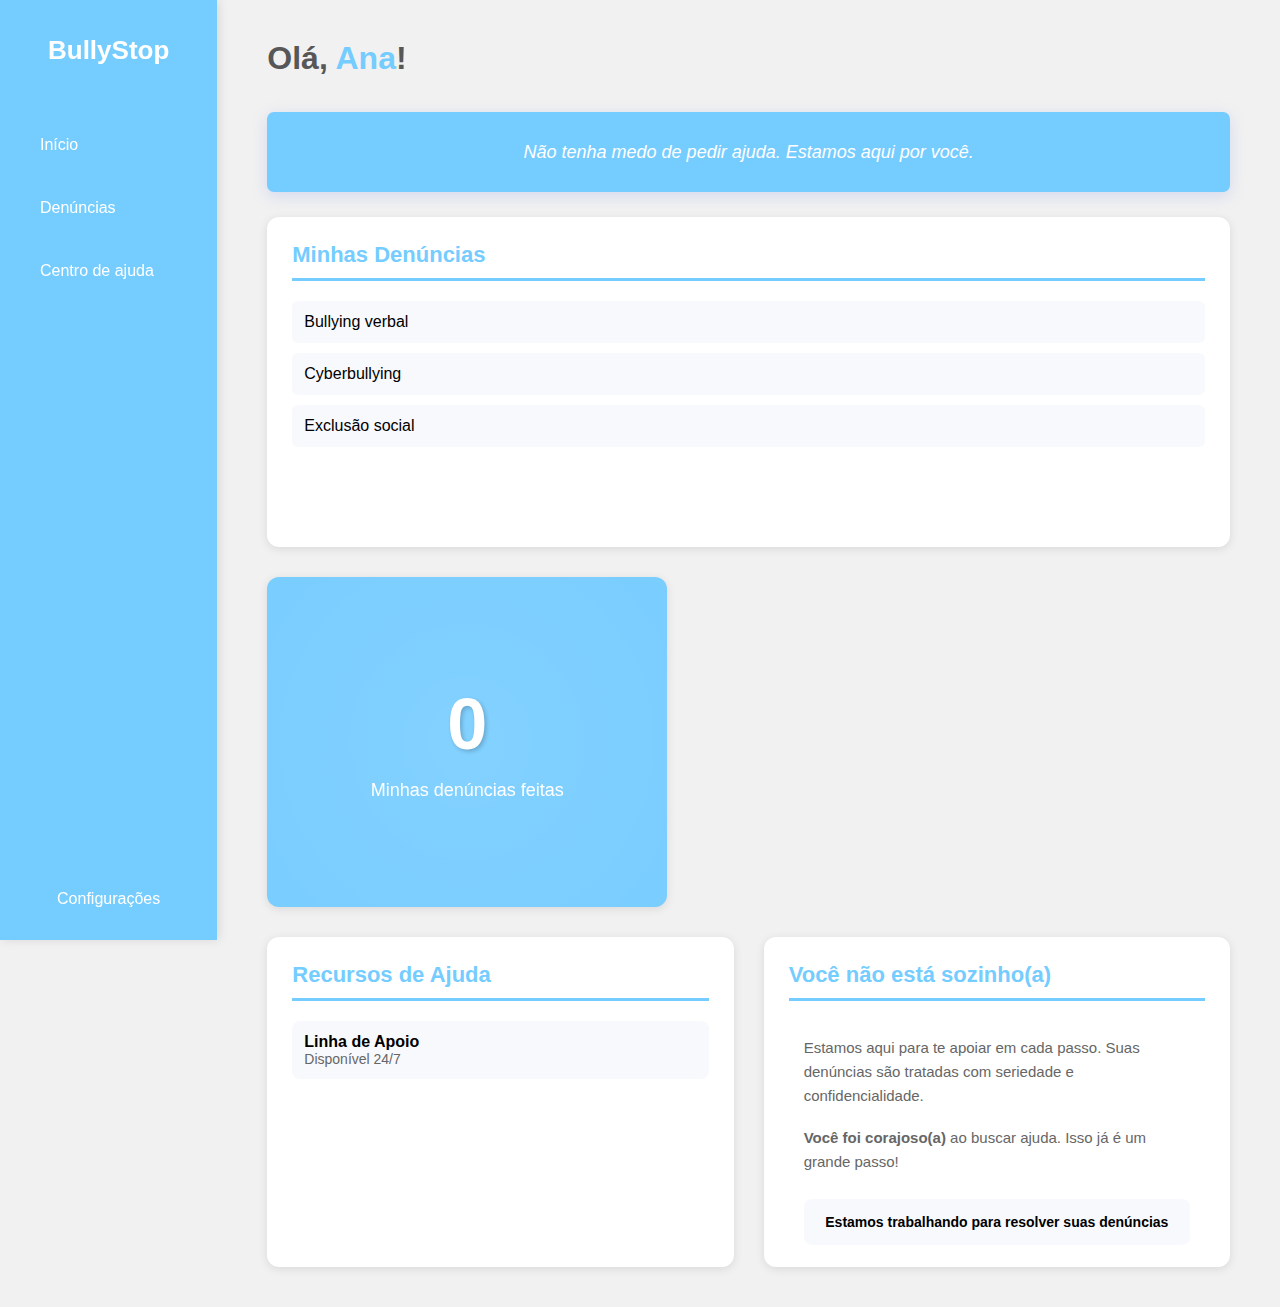
<file: BullyStop/user_paginas/index.html>
<!DOCTYPE html>
<html lang="pt-BR">
<head>
    <meta charset="UTF-8">
    <meta name="viewport" content="width=device-width, initial-scale=1.0">
    <link rel="stylesheet" href="./style.css">
</head>
<body>
    <div class="divisor">
        <aside>
            <h1>BullyStop</h1>
            <div class="links">
                <a href="../user_paginas/index.html">Início</a>
                <a href="../user_paginas/denuncias.html">Denúncias</a>
                <a href="../user_paginas/centro.html">Centro de ajuda</a>
            </div>
            <p><a href="../user_paginas/configuracoes.html">Configurações</a></p>
        </aside>
        
        <div class="page">
            <h1>Olá, <span id="NomeUser">Ana</span>!</h1>
            
            <div id="frase">
                <p>Não tenha medo de pedir ajuda. Estamos aqui por você.</p>
            </div>
            
            <div class="container2">
                <div class="registro_denuncias">
                    <h2>Minhas Denúncias</h2>
                    <div class="denuncia-item">
                        <span>Bullying verbal</span>
                    </div>
                    <div class="denuncia-item">
                        <span>Cyberbullying</span>
                    </div>
                    <div class="denuncia-item">
                        <span>Exclusão social</span>
                    </div>
                </div>
                <div class="denuncias_feitas">
                    <span id="numero_denuncias">0</span>
                    <p id="nd">Minhas denúncias feitas</p>
                </div>
            </div>
            
            <div class="container3">
                <div class="recursos-card">
                    <h2>Recursos de Ajuda</h2>
                    <div class="recurso-item">
                        <div>
                            <strong>Linha de Apoio</strong>
                            <p style="margin: 0; font-size: 14px; color: #666;">Disponível 24/7</p>
                        </div>
                    </div>
                </div>
                
                <div class="recursos-card">
                    <h2>Você não está sozinho(a)</h2>
                    <div style="padding: 15px;">
                        <p style="font-size: 15px; margin-bottom: 18px; color: #666; line-height: 1.6;">
                            Estamos aqui para te apoiar em cada passo. Suas denúncias são tratadas com seriedade e confidencialidade.
                        </p>
                        <p style="font-size: 15px; margin-bottom: 18px; color: #666; line-height: 1.6;">
                            <strong style="color: var(--cor-destaque);">Você foi corajoso(a)</strong> ao buscar ajuda. Isso já é um grande passo!
                        </p>
                        <p style="font-size: 14px; margin-top: 25px; padding: 15px; background-color: #f8f9fc; border-radius: 8px; color: var(--cor-destaque); text-align: center;">
                            <strong>Estamos trabalhando para resolver suas denúncias</strong>
                        </p>
                    </div>
                </div>
            </div>
        </div>
    </div>
</body>
<script>
    const frases_aleatorias = [
        "Não tenha medo de pedir ajuda. Estamos aqui por você.",
        "Ser diferente é seu poder, não sua fraqueza",
        "Você não está sozinho. Fale, procure ajuda",
        "O que fizeram com você não define quem você é"
    ];
    const frase = document.querySelector('#frase p');
    let indice = 0;
    setInterval(() => {
        indice+= 1 % frases_aleatorias.length;
        
    setTimeout(() =>{
        frase.textContent = frases_aleatorias[indice];
    }, 300)
    },2000)
</script>
</html>
</file>
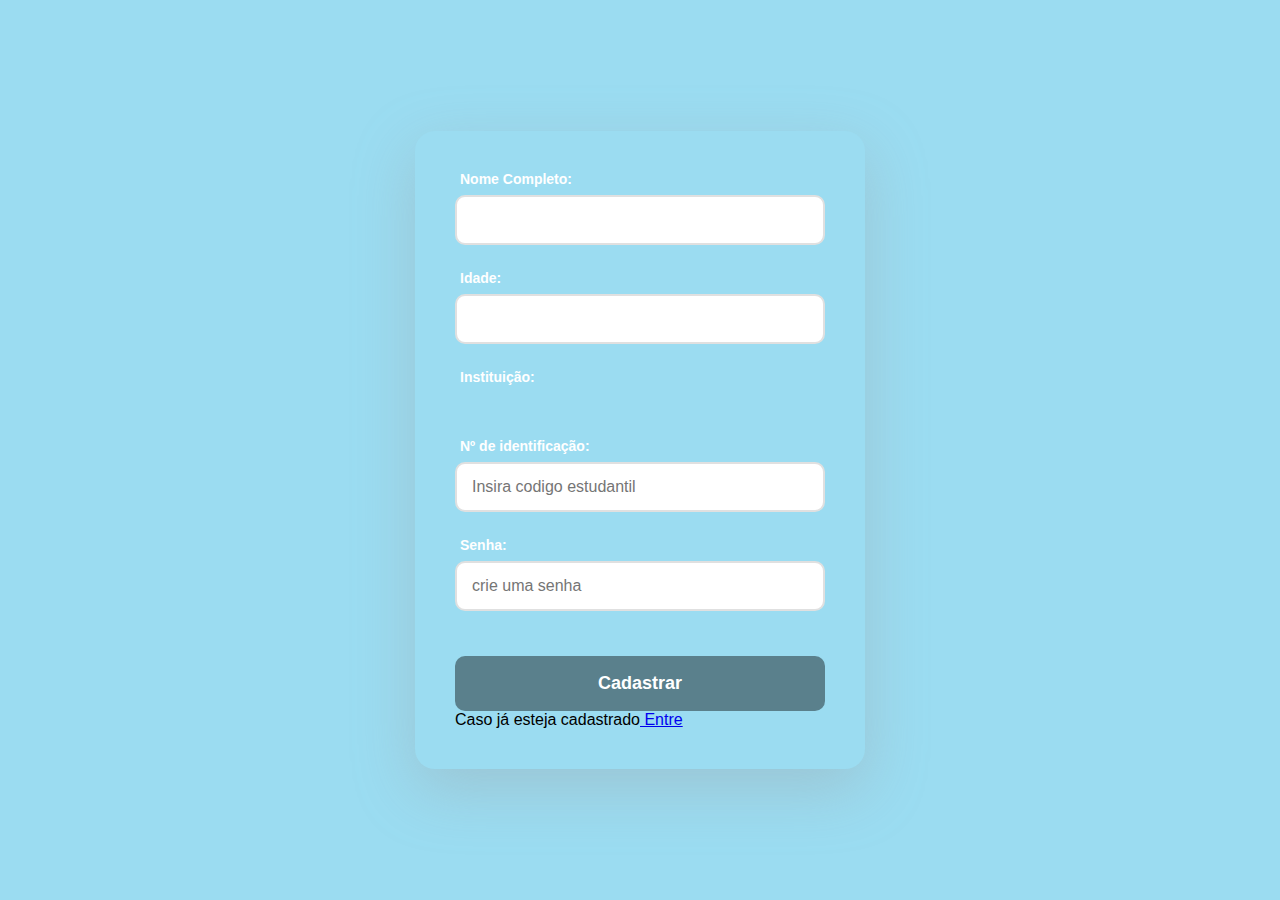
<file: BullyStop/Cadastrar.html>
<!DOCTYPE html>
<html lang="en">
<head>
    <meta charset="UTF-8">
    <meta name="viewport" content="width=device-width, initial-scale=1.0">
    <link rel="stylesheet" href="./Cadastrar.css">
    <title>Cadastro</title>
</head>
<body>
    <form id="formcadastro">
        <div class="items">
        <label for="nome_completo">Nome Completo:</label>
        <input type="text" required>
        </div>
        <div class="items">
            <label for="Idade">Idade:</label>
            <input type="number" required>
        </div>
        <div class="items">
            <label for="Instituicao">Instituição:</label>
            <option value=""></option>
        </div>
        <div class="items">
            <label for="Identificador">Nº de identificação:</label>
            <input type="number" placeholder="Insira codigo estudantil" required>
        </div>
        <div class="items">
            <label for="senha">Senha:</label>
            <input type="text"  placeholder="crie uma senha" required>
        </div>
        <div>
        <button type="submit">Cadastrar</button>
        <p>Caso já esteja cadastrado<a href="./"> Entre</a></p>
        </div>
    </form>
</body>
<script>
    
</script>
</html>
</file>
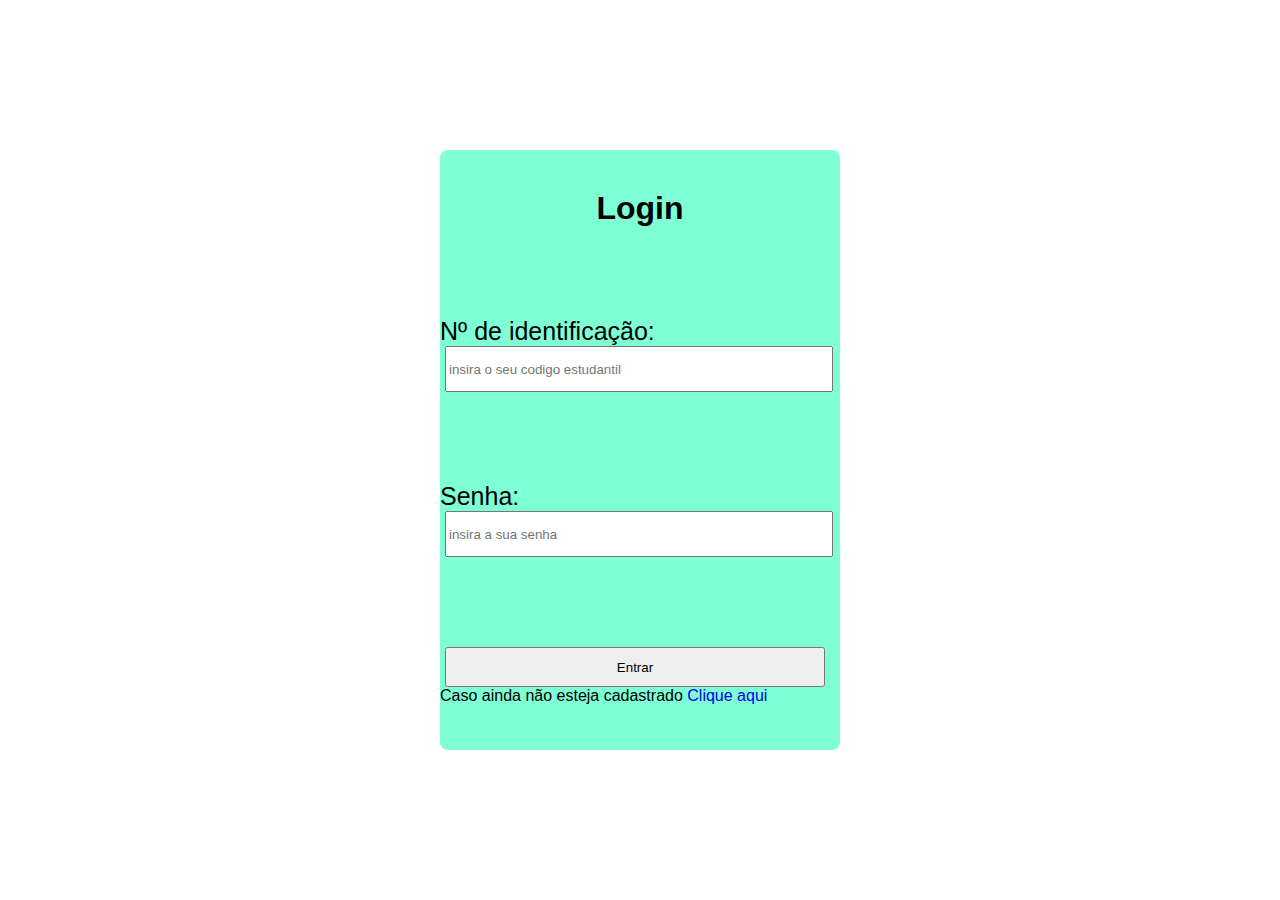
<file: BullyStop/login.html>
<!DOCTYPE html>
<html lang="en">
<head>
    <meta charset="UTF-8">
    <meta name="viewport" content="width=device-width, initial-scale=1.0">
    <link rel="stylesheet" href="./login.css">
    <title>Login</title>
</head>
<body>
    <form id="formlogin">
        <h1>Login</h1>
        <div class="items">
            <label for="Identificador">Nº de identificação:</label>
            <input type="text" placeholder="insira o seu codigo estudantil" required>
        </div>
        <div class="items">
            <label for="senha">Senha:</label>
            <input type="text" placeholder="insira a sua senha" required>
        </div>
           <div>
        <button type="submit">Entrar</button>
        <p>Caso ainda não esteja cadastrado<a href="./"> Clique aqui</a></p>
        </div>
    </form>
</body>
</html>
</file>
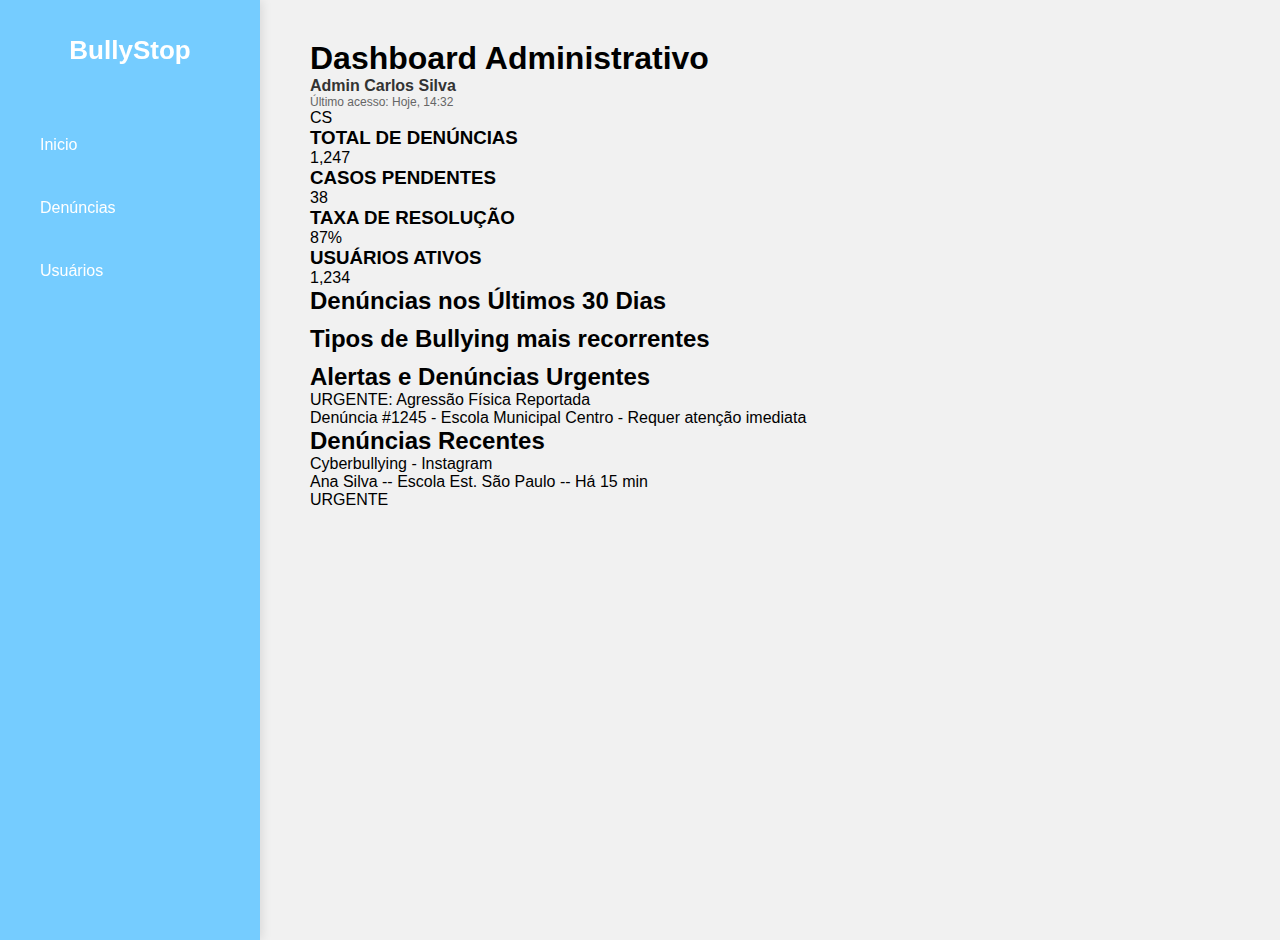
<file: BullyStop/admi/admi.html>
<!DOCTYPE html>
<html lang="pt-BR">
<head>
    <meta charset="UTF-8">
    <meta name="viewport" content="width=device-width, initial-scale=1.0">
    <link rel="stylesheet" href="./admi.css">
    <title>BullyStop</title>
</head>
<body>
    <div class="divisor">
        <aside>
            <div>
                <h1>BullyStop</h1>
            </div>
            <div class="links">
                <a href="./admi.html" class="active">Inicio</a>
                <a href="./Denuncias.html">Denúncias</a>
                <a href="./usuarios.html">Usuários</a>
            </div>
        </aside>
        
        <div class="page">
            <div class="page-header">
                <h1>Dashboard Administrativo</h1>
                <div class="user-info">
                    <div>
                        <div style="font-weight: 600; color: var(--cor-texto);">Admin Carlos Silva</div>
                        <div style="font-size: 12px; color: #666;">Último acesso: Hoje, 14:32</div>
                    </div>
                    <div class="user-avatar">CS</div>
                </div>
            </div>

            <!-- Estatísticas Principais -->
            <div class="stats-grid">
                <div class="stat-card">
                    <div class="stat-info">
                        <h3>TOTAL DE DENÚNCIAS</h3>
                        <div class="stat-number">1,247</div>
                    </div>
                </div>

                <div class="stat-card">
                    <div class="stat-info">
                        <h3>CASOS PENDENTES</h3>
                        <div class="stat-number">38</div>
                    </div>
                </div>

                <div class="stat-card">
                    <div class="stat-info">
                        <h3>TAXA DE RESOLUÇÃO</h3>
                        <div class="stat-number">87%</div>
                    </div>
                </div>

                <div class="stat-card">
                    <div class="stat-info">
                        <h3>USUÁRIOS ATIVOS</h3>
                        <div class="stat-number">1,234</div>
                    </div>
                </div>
            </div>
            <div class="analytics-section">
                <div class="chart-card">
                    <h2>Denúncias nos Últimos 30 Dias</h2>
                    <div class="chart-placeholder">
                        <div style="text-align: center;">
                            <div style="font-size: 48px; margin-bottom: 10px;"></div>
                        </div>
                    </div>
                </div>

                <div class="chart-card">
                    <h2>Tipos de Bullying mais recorrentes</h2>
                    <div class="chart-placeholder">
                        <div style="text-align: center;">
                            <div style="font-size: 48px; margin-bottom: 10px;"></div>
                        </div>
                    </div>
                </div>
            </div>

            <div class="alerts-section">
                <h2>Alertas e Denúncias Urgentes</h2>
                <div class="alert-item alert-critical">
                    <div class="alert-icon"></div>
                    <div class="alert-content">
                        <div class="alert-title">URGENTE: Agressão Física Reportada</div>
                        <div class="alert-text">Denúncia #1245 - Escola Municipal Centro - Requer atenção imediata</div>
                    </div>
                </div>
            </div>
            <div class="recent-complaints">
                <h2>Denúncias Recentes</h2>
                <div class="complaint-item">
                    <div class="complaint-info">
                        <div class="complaint-title">Cyberbullying - Instagram</div>
                        <div class="complaint-meta">Ana Silva -- Escola Est. São Paulo -- Há 15 min</div>
                    </div>
                    <span class="complaint-status status-urgente">URGENTE</span>
                </div>

            </div>
        </div>
    </div>

    <script>
    </script>
</body>
</html>
</file>
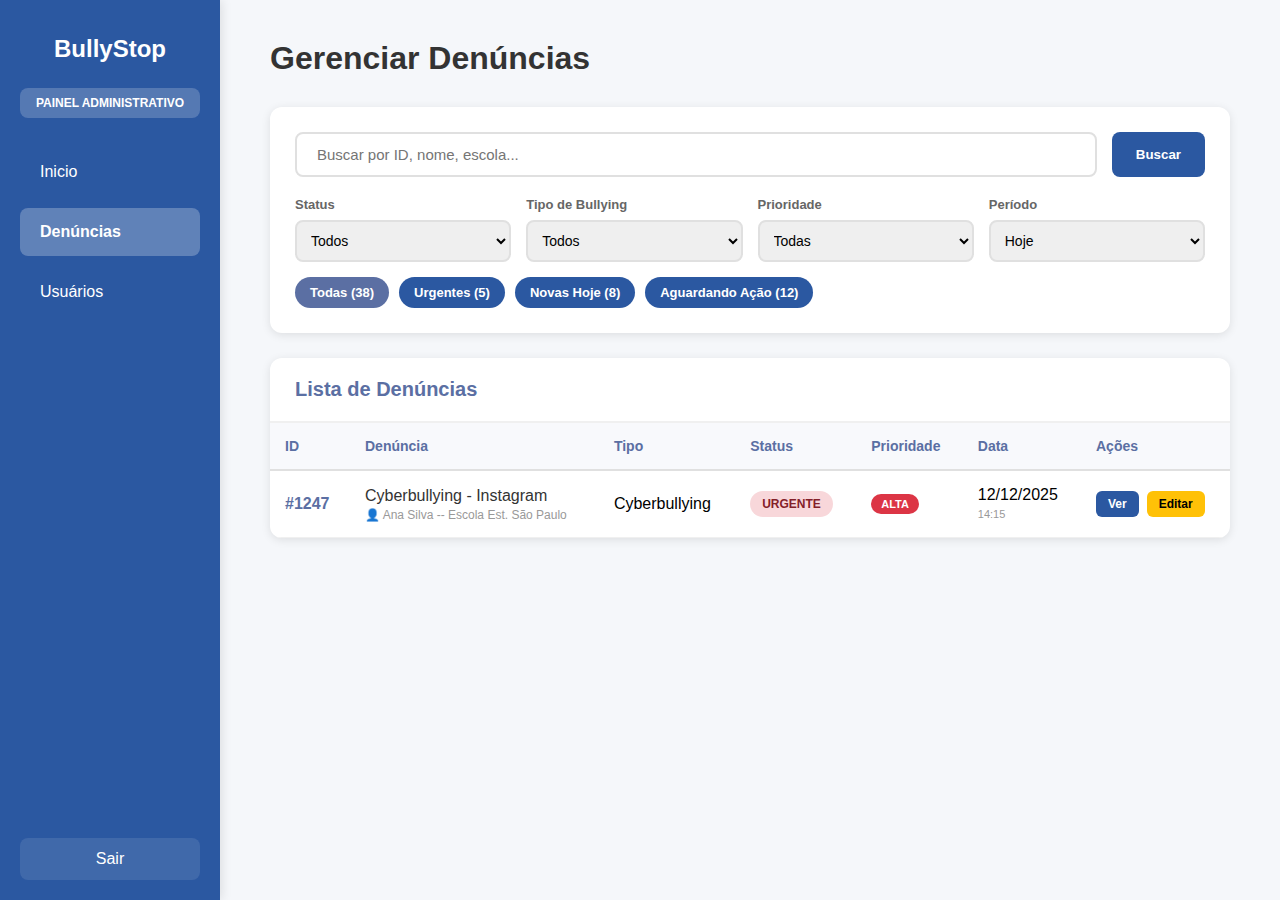
<file: BullyStop/admi/Denuncias.html>
<!DOCTYPE html>
<html lang="pt-BR">
<head>
    <meta charset="UTF-8">
    <meta name="viewport" content="width=device-width, initial-scale=1.0">
    <title>BullyStop - Gerenciar Denúncias</title>
    <style>
        * {
            margin: 0;
            padding: 0;
            box-sizing: border-box;
        }

        :root {
            --cor-primaria: #2b58a1;
            --cor-container: #2b58a1;
            --cor-destaque: #5b6fa3;
            --cor-texto: #333;
            --cor-fundo: #f5f7fa;
        }

        html {
            font-family: 'Segoe UI', Tahoma, Geneva, Verdana, sans-serif;
        }

        body {
            background-color: var(--cor-fundo);
        }

        .divisor {
            display: flex;
            min-height: 100vh;
        }

        aside {
            display: flex;
            background-color: var(--cor-primaria);
            width: 220px;
            padding: 20px;
            color: white;
            flex-direction: column;
            justify-content: space-between;
            box-shadow: 2px 0 10px rgba(0,0,0,0.1);
            position: sticky;
            top: 0;
            height: 100vh;
        }

        aside h1 {
            font-size: 24px;
            margin-bottom: 10px;
            text-align: center;
            padding: 15px;
            border-radius: 10px;
            margin-top: 0;
        }

        .admin-badge {
            text-align: center;
            padding: 8px;
            background-color: rgba(255,255,255,0.2);
            border-radius: 8px;
            font-size: 12px;
            font-weight: bold;
            margin-bottom: 30px;
        }

        .links {
            display: flex;
            flex-direction: column;
            gap: 12px;
            flex-grow: 1;
        }

        .links a {
            text-decoration: none;
            color: white;
            padding: 15px 20px;
            border-radius: 8px;
            transition: all 0.3s ease;
            font-weight: 500;
        }

        .links a.active {
            background-color: rgba(255,255,255,0.25);
            font-weight: bold;
        }

        .links a:hover {
            background-color: rgba(255,255,255,0.2);
            transform: translateX(5px);
        }

        aside > p a {
            text-decoration: none;
            color: white;
            padding: 12px 20px;
            display: block;
            border-radius: 8px;
            transition: all 0.3s ease;
            background-color: rgba(255,255,255,0.1);
            text-align: center;
        }

        .page {
            display: flex;
            background-color: var(--cor-fundo);
            flex-grow: 1;
            flex-direction: column;
            padding: 40px 50px;
        }

        .page-header {
            display: flex;
            justify-content: space-between;
            align-items: center;
            margin-bottom: 30px;
        }

        .page-header h1 {
            font-size: 32px;
            color: var(--cor-texto);
        }

        .header-actions {
            display: flex;
            gap: 15px;
        }

        .btn {
            padding: 12px 24px;
            border: none;
            border-radius: 8px;
            font-weight: 600;
            cursor: pointer;
            transition: all 0.3s ease;
        }

        .btn-primary {
            background-color: var(--cor-primaria);
            color: white;
        }

        .btn-primary:hover {
            transform: translateY(-2px);
            box-shadow: 0 4px 15px rgba(91, 111, 163, 0.3);
        }

        .btn-secondary {
            background: white;
            color: var(--cor-destaque);
            border: 2px solid var(--cor-container);
        }

        .btn-secondary:hover {
            background: var(--cor-container);
            color: white;
        }

        .filters-section {
            background: white;
            padding: 25px;
            border-radius: 12px;
            box-shadow: 0 2px 10px rgba(0,0,0,0.1);
            margin-bottom: 25px;
        }

        .search-bar {
            display: flex;
            gap: 15px;
            margin-bottom: 20px;
        }

        .search-input {
            flex: 1;
            padding: 12px 20px;
            border: 2px solid #e0e0e0;
            border-radius: 8px;
            font-size: 15px;
            transition: border-color 0.3s ease;
        }

        .search-input:focus {
            outline: none;
            border-color: var(--cor-container);
        }

        .filters-grid {
            display: grid;
            grid-template-columns: repeat(auto-fit, minmax(200px, 1fr));
            gap: 15px;
        }

        .filter-group {
            display: flex;
            flex-direction: column;
            gap: 8px;
        }

        .filter-group label {
            font-size: 13px;
            font-weight: 600;
            color: #666;
        }

        .filter-group select {
            padding: 10px;
            border: 2px solid #e0e0e0;
            border-radius: 8px;
            font-size: 14px;
            cursor: pointer;
        }

        .filter-tags {
            display: flex;
            gap: 10px;
            flex-wrap: wrap;
            margin-top: 15px;
        }

        .filter-tag {
            padding: 8px 15px;
            background-color: var(--cor-container);
            color: white;
            border-radius: 20px;
            font-size: 13px;
            font-weight: 600;
            cursor: pointer;
            transition: all 0.3s ease;
        }

        .filter-tag:hover {
            background-color: var(--cor-destaque);
        }

        .filter-tag.active {
            background-color: var(--cor-destaque);
        }

        /* Tabela de Denúncias */
        .denuncias-table {
            background: white;
            border-radius: 12px;
            box-shadow: 0 2px 10px rgba(0,0,0,0.1);
            overflow: hidden;
        }

        .table-header {
            display: flex;
            justify-content: space-between;
            align-items: center;
            padding: 20px 25px;
            border-bottom: 2px solid #f0f0f0;
        }

        .table-header h2 {
            color: var(--cor-destaque);
            font-size: 20px;
        }

        .table-info {
            font-size: 14px;
            color: #666;
        }

        table {
            width: 100%;
            border-collapse: collapse;
        }

        thead {
            background-color: #f8f9fc;
        }

        th {
            padding: 15px;
            text-align: left;
            font-weight: 600;
            color: var(--cor-destaque);
            font-size: 14px;
            border-bottom: 2px solid #e0e0e0;
        }

        td {
            padding: 15px;
            border-bottom: 1px solid #f0f0f0;
        }

        tbody tr {
            transition: all 0.3s ease;
            cursor: pointer;
        }

        tbody tr:hover {
            background-color: #f8f9fc;
        }

        .denuncia-id {
            font-weight: 600;
            color: var(--cor-destaque);
        }

        .denuncia-titulo {
            font-weight: 500;
            color: var(--cor-texto);
            margin-bottom: 3px;
        }

        .denuncia-meta {
            font-size: 12px;
            color: #999;
        }

        .status-badge {
            padding: 6px 12px;
            border-radius: 15px;
            font-size: 12px;
            font-weight: bold;
            display: inline-block;
        }

        .status-pendente {
            background-color: #fff3cd;
            color: #856404;
        }

        .status-analisando {
            background-color: #cfe2ff;
            color: #084298;
        }

        .status-resolvido {
            background-color: #d1e7dd;
            color: #0f5132;
        }

        .status-urgente {
            background-color: #f8d7da;
            color: #842029;
        }

        .prioridade-badge {
            padding: 4px 10px;
            border-radius: 12px;
            font-size: 11px;
            font-weight: bold;
            display: inline-block;
        }

        .prioridade-alta {
            background-color: #dc3545;
            color: white;
        }

        .prioridade-media {
            background-color: #ffc107;
            color: #000;
        }

        .prioridade-baixa {
            background-color: #28a745;
            color: white;
        }

        .actions-cell {
            display: flex;
            gap: 8px;
        }

        .btn-action {
            padding: 6px 12px;
            border: none;
            border-radius: 6px;
            font-size: 12px;
            font-weight: 600;
            cursor: pointer;
            transition: all 0.3s ease;
        }

        .btn-view {
            background-color: var(--cor-container);
            color: white;
        }

        .btn-view:hover {
            background-color: var(--cor-destaque);
        }

        .btn-edit {
            background-color: #ffc107;
            color: #000;
        }

        .btn-edit:hover {
            background-color: #ffb300;
        }

        .btn-delete {
            background-color: #dc3545;
            color: white;
        }

        .btn-delete:hover {
            background-color: #c82333;
        }

        .pagination {
            display: flex;
            justify-content: center;
            align-items: center;
            gap: 10px;
            padding: 20px;
            background: white;
            border-top: 2px solid #f0f0f0;
        }

        .pagination button {
            padding: 8px 15px;
            border: 1px solid #e0e0e0;
            background: white;
            border-radius: 6px;
            cursor: pointer;
            transition: all 0.3s ease;
        }

        .pagination button:hover {
            background: var(--cor-container);
            color: white;
            border-color: var(--cor-container);
        }

        .pagination button.active {
            background: var(--cor-destaque);
            color: white;
            border-color: var(--cor-destaque);
        }

        /* Modal */
        .modal {
            display: none;
            position: fixed;
            z-index: 1000;
            left: 0;
            top: 0;
            width: 100%;
            height: 100%;
            background-color: rgba(0,0,0,0.5);
        }

        .modal-content {
            background-color: white;
            margin: 3% auto;
            padding: 0;
            border-radius: 15px;
            width: 90%;
            max-width: 800px;
            box-shadow: 0 10px 40px rgba(0,0,0,0.3);
            max-height: 90vh;
            overflow-y: auto;
        }

        .modal-header {
            display: flex;
            justify-content: space-between;
            align-items: center;
            padding: 25px 30px;
            border-bottom: 2px solid #f0f0f0;
            background-color: var(--cor-primaria);
            color: white;
            border-radius: 15px 15px 0 0;
        }

        .modal-header h2 {
            font-size: 24px;
        }

        .close {
            font-size: 32px;
            font-weight: bold;
            color: white;
            cursor: pointer;
            transition: transform 0.3s ease;
        }

        .close:hover {
            transform: rotate(90deg);
        }

        .modal-body {
            padding: 30px;
        }

        .detail-section {
            margin-bottom: 25px;
        }

        .detail-section h3 {
            color: var(--cor-destaque);
            margin-bottom: 15px;
            font-size: 18px;
            border-bottom: 2px solid var(--cor-container);
            padding-bottom: 8px;
        }

        .detail-grid {
            display: grid;
            grid-template-columns: repeat(auto-fit, minmax(200px, 1fr));
            gap: 15px;
            margin-bottom: 15px;
        }

        .detail-item {
            background-color: #f8f9fc;
            padding: 15px;
            border-radius: 8px;
        }

        .detail-label {
            font-size: 12px;
            color: #666;
            font-weight: 600;
            margin-bottom: 5px;
        }

        .detail-value {
            font-size: 15px;
            color: var(--cor-texto);
            font-weight: 500;
        }

        .modal-actions {
            display: flex;
            gap: 15px;
            padding: 25px 30px;
            border-top: 2px solid #f0f0f0;
            background-color: #f8f9fc;
        }

        @media (max-width: 768px) {
            aside {
                width: 100%;
                height: auto;
                position: relative;
            }

            .divisor {
                flex-direction: column;
            }

            table {
                font-size: 12px;
            }

            th, td {
                padding: 10px 5px;
            }
        }
    </style>
</head>
<body>
    <div class="divisor">
        <aside>
            <div>
                <h1>BullyStop</h1>
                <div class="admin-badge">PAINEL ADMINISTRATIVO</div>
            </div>
            <div class="links">
                <a href="./admi.html">Inicio</a>
                <a href="./Denuncias.html" class="active">Denúncias</a>
                <a href="./usuarios.html">Usuários</a>
            </div>
            <p><a href="login.html">Sair</a></p>
        </aside>
        
        <div class="page">
            <div class="page-header">
                <h1>Gerenciar Denúncias</h1>
            </div>
            <div class="filters-section">
                <div class="search-bar">
                    <input type="text" class="search-input" placeholder="Buscar por ID, nome, escola...">
                    <button class="btn btn-primary">Buscar</button>
                </div>

                <div class="filters-grid">
                    <div class="filter-group">
                        <label>Status</label>
                        <select>
                            <option value="">Todos</option>
                            <option value="pendente">Pendente</option>
                            <option value="analisando">Em Análise</option>
                            <option value="resolvido">Resolvido</option>
                            <option value="urgente">Urgente</option>
                        </select>
                    </div>

                    <div class="filter-group">
                        <label>Tipo de Bullying</label>
                        <select>
                            <option value="">Todos</option>
                            <option value="verbal">Verbal</option>
                            <option value="fisico">Físico</option>
                            <option value="cyber">Cyberbullying</option>
                            <option value="psicologico">Psicológico</option>
                            <option value="social">Social</option>
                        </select>
                    </div>

                    <div class="filter-group">
                        <label>Prioridade</label>
                        <select>
                            <option value="">Todas</option>
                            <option value="alta">Alta</option>
                            <option value="media">Média</option>
                            <option value="baixa">Baixa</option>
                        </select>
                    </div>

                    <div class="filter-group">
                        <label>Período</label>
                        <select>
                            <option value="hoje">Hoje</option>
                            <option value="semana">Esta Semana</option>
                            <option value="mes">Este Mês</option>
                            <option value="todos">Todos</option>
                        </select>
                    </div>
                </div>

                <div class="filter-tags">
                    <div class="filter-tag active">Todas (38)</div>
                    <div class="filter-tag">Urgentes (5)</div>
                    <div class="filter-tag">Novas Hoje (8)</div>
                    <div class="filter-tag">Aguardando Ação (12)</div>
                </div>
            </div>
            <div class="denuncias-table">
                <div class="table-header">
                    <h2>Lista de Denúncias</h2>
                </div>

                <table>
                    <thead>
                        <tr>
                            <th>ID</th>
                            <th>Denúncia</th>
                            <th>Tipo</th>
                            <th>Status</th>
                            <th>Prioridade</th>
                            <th>Data</th>
                            <th>Ações</th>
                        </tr>
                    </thead>
                    <tbody>
                        <tr>
                            <td><span class="denuncia-id">#1247</span></td>
                            <td>
                                <div class="denuncia-titulo">Cyberbullying - Instagram</div>
                                <div class="denuncia-meta">👤 Ana Silva -- Escola Est. São Paulo</div>
                            </td>
                            <td>Cyberbullying</td>
                            <td><span class="status-badge status-urgente">URGENTE</span></td>
                            <td><span class="prioridade-badge prioridade-alta">ALTA</span></td>
                            <td>12/12/2025<br><span style="font-size: 11px; color: #999;">14:15</span></td>
                            <td>
                                <div class="actions-cell">
                                    <button class="btn-action btn-view">Ver</button>
                                    <button class="btn-action btn-edit" >Editar</button>
                                </div>
                            </td>
                        </tr>
                       
            </div>
        </div>
    </div>

    <!-- Modal Detalhes da Denúncia -->
    <div id="modalDenuncia" class="modal">
        <div class="modal-content">
            <div class="modal-header">
                <h2>🔍 Detalhes da Denúncia #1247</h2>
                <span class="close" onclick="fecharModal()">&times;</span>
            </div>
            <div class="modal-body">
                <div class="detail-section">
                    <h3>Informações Gerais</h3>
                    <div class="detail-grid">
                        <div class="detail-item">
                            <div class="detail-label">ID DA DENÚNCIA</div>
                            <div class="detail-value">#1247</div>
                        </div>
                        <div class="detail-item">
                            <div class="detail-label">STATUS</div>
                            <div class="detail-value"><span class="status-badge status-urgente">URGENTE</span></div>
                        </div>
                        <div class="detail-item">
                            <div class="detail-label">PRIORIDADE</div>
                            <div class="detail-value"><span class="prioridade-badge prioridade-alta">ALTA</span></div>
                        </div>
                        <div class="detail-item">
                            <div class="detail-label">DATA</div>
                            <div class="detail-value">12/12/2025 14:15</div>
                        </div>
                    </div>
                </div>

                <div class="detail-section">
                    <h3>Dados da Vítima</h3>
                    <div class="detail-grid">
                        <div class="detail-item">
                            <div class="detail-label">NOME</div>
                            <div class="detail-value">Ana Silva</div>
                        </div>
                        <div class="detail-item">
                            <div class="detail-label">ESCOLA</div>
                            <div class="detail-value">Escola Estadual São Paulo</div>
                        </div>
                        <div class="detail-item">
                            <div class="detail-label">TURMA</div>
                            <div class="detail-value">9º Ano B</div>
                        </div>
                        <div class="detail-item">
                            <div class="detail-label">CONTATO</div>
                            <div class="detail-value">ana.silva@email.com</div>
                        </div>
                    </div>
                </div>

                <div class="detail-section">
                    <h3>Detalhes do Incidente</h3>
                    <div class="detail-grid">
                        <div class="detail-item">
                            <div class="detail-label">TIPO DE BULLYING</div>
                            <div class="detail-value">Cyberbullying</div>
                        </div>
                        <div class="detail-item">
                            <div class="detail-label">LOCAL</div>
                            <div class="detail-value">Instagram</div>
                        </div>
                        <div class="detail-item">
</body>
</html>
</file>
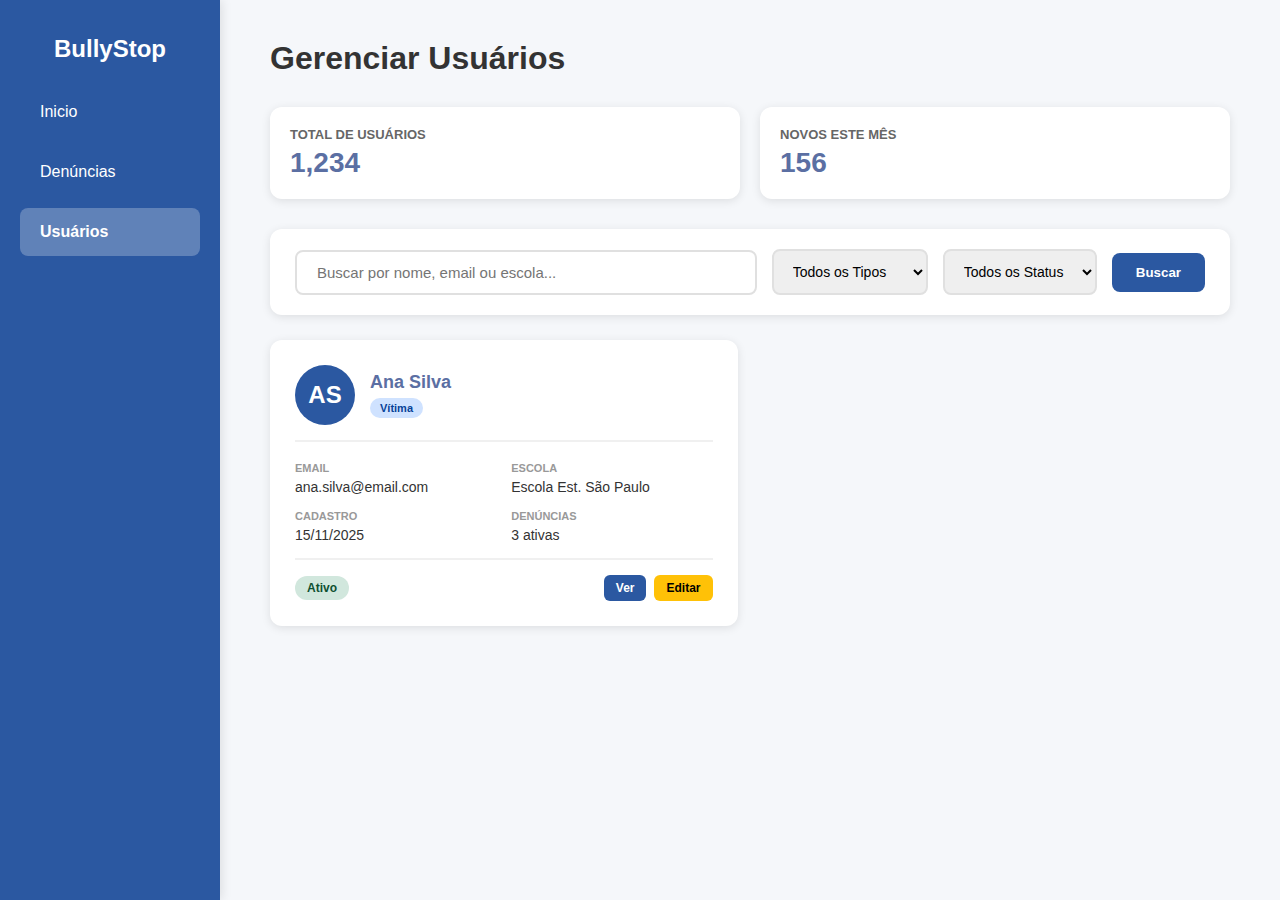
<file: BullyStop/admi/usuarios.html>
<!DOCTYPE html>
<html lang="pt-BR">
<head>
    <meta charset="UTF-8">
    <meta name="viewport" content="width=device-width, initial-scale=1.0">
    <link rel="stylesheet" href="./usuarios.css">
    <title>BullyStop</title>
</head>
<body>
    <div class="divisor">
        <aside>
            <div>
                <h1>BullyStop</h1>
            </div>
            <div class="links">
                <a href="./admi.html">Inicio</a>
                <a href="./Denuncias.html">Denúncias</a>
                <a href="./usuarios.html" class="active">Usuários</a>
            </div>
        </aside>
        
        <div class="page">
            <div class="page-header">
                <h1>Gerenciar Usuários</h1>
            </div>

            <div class="stats-grid">
                <div class="stat-card">
                    <div class="stat-info">
                        <h3>TOTAL DE USUÁRIOS</h3>
                        <div class="stat-number">1,234</div>
                    </div>
                </div>
                <div class="stat-card">
                    <div class="stat-info">
                        <h3>NOVOS ESTE MÊS</h3>
                        <div class="stat-number">156</div>
                    </div>
                </div>
            </div>

            <div class="filters-section">
                <input type="text" class="search-input" placeholder="Buscar por nome, email ou escola...">
                <select class="filter-select">
                    <option value="">Todos os Tipos</option>
                    <option value="vitima">Vítimas</option>
                    <option value="admin">Administradores</option>
                </select>
                <select class="filter-select">
                    <option value="">Todos os Status</option>
                    <option value="ativo">Ativos</option>
                    <option value="inativo">Inativos</option>
                </select>
                <button class="btn btn-primary">Buscar</button>
            </div>

            <div class="usuarios-grid">
                <div class="usuario-card">
                    <div class="usuario-header">
                        <div class="usuario-avatar">AS</div>
                        <div class="usuario-info">
                            <h3>Ana Silva</h3>
                            <span class="usuario-role role-vitima">Vítima</span>
                        </div>
                    </div>
                    <div class="usuario-details">
                        <div class="detail-item">
                            <span class="detail-label">EMAIL</span>
                            <span class="detail-value">ana.silva@email.com</span>
                        </div>
                        <div class="detail-item">
                            <span class="detail-label">ESCOLA</span>
                            <span class="detail-value">Escola Est. São Paulo</span>
                        </div>
                        <div class="detail-item">
                            <span class="detail-label">CADASTRO</span>
                            <span class="detail-value">15/11/2025</span>
                        </div>
                        <div class="detail-item">
                            <span class="detail-label">DENÚNCIAS</span>
                            <span class="detail-value">3 ativas</span>
                        </div>
                    </div>
                    <div class="usuario-status">
                        <span class="status-badge status-ativo">Ativo</span>
                        <div class="usuario-actions">
                            <button class="btn-action btn-view">Ver</button>
                            <button class="btn-action btn-edit">Editar</button>
                        </div>
                    </div>
                </div>
            </div>
        </div>
    </div>

    <!-- Modal Novo Usuário -->
    <div id="modalUsuario" class="modal">
        <div class="modal-content">
            <div class="modal-header">
                <h2>➕ Novo Usuário</h2>
                <span class="close" onclick="fecharModal()">&times;</span>
            </div>
            <div class="modal-body">
                <form id="formUsuario">
                    <div class="form-group">
                        <label>Nome Completo *</label>
                        <input type="text" placeholder="Ex: João Silva" required>
                    </div>

                    <div class="form-group">
                        <label>Email *</label>
                        <input type="email" placeholder="usuario@email.com" required>
                    </div>

                    <div class="form-group">
                        <label>Tipo de Usuário *</label>
                        <select required>
                            <option value="">Selecione...</option>
                            <option value="vitima">Vítima</option>
                            <option value="moderador">Moderador</option>
                            <option value="admin">Administrador</option>
                        </select>
                    </div>

                    <div class="form-group">
                        <label>Escola</label>
                        <input type="text" placeholder="Nome da escola">
                    </div>

                    <div class="form-group">
                        <label>Senha Temporária *</label>
                        <input type="password" placeholder="Senha inicial" required>
                    </div>
                </form>
            </div>
            <div class="modal-actions">
                <button class="btn-cancel" onclick="fecharModal()">Cancelar</button>
                <button class="btn-submit" onclick="salvarUsuario()">Criar Usuário</button>
            </div>
        </div>
    </div>
</file>
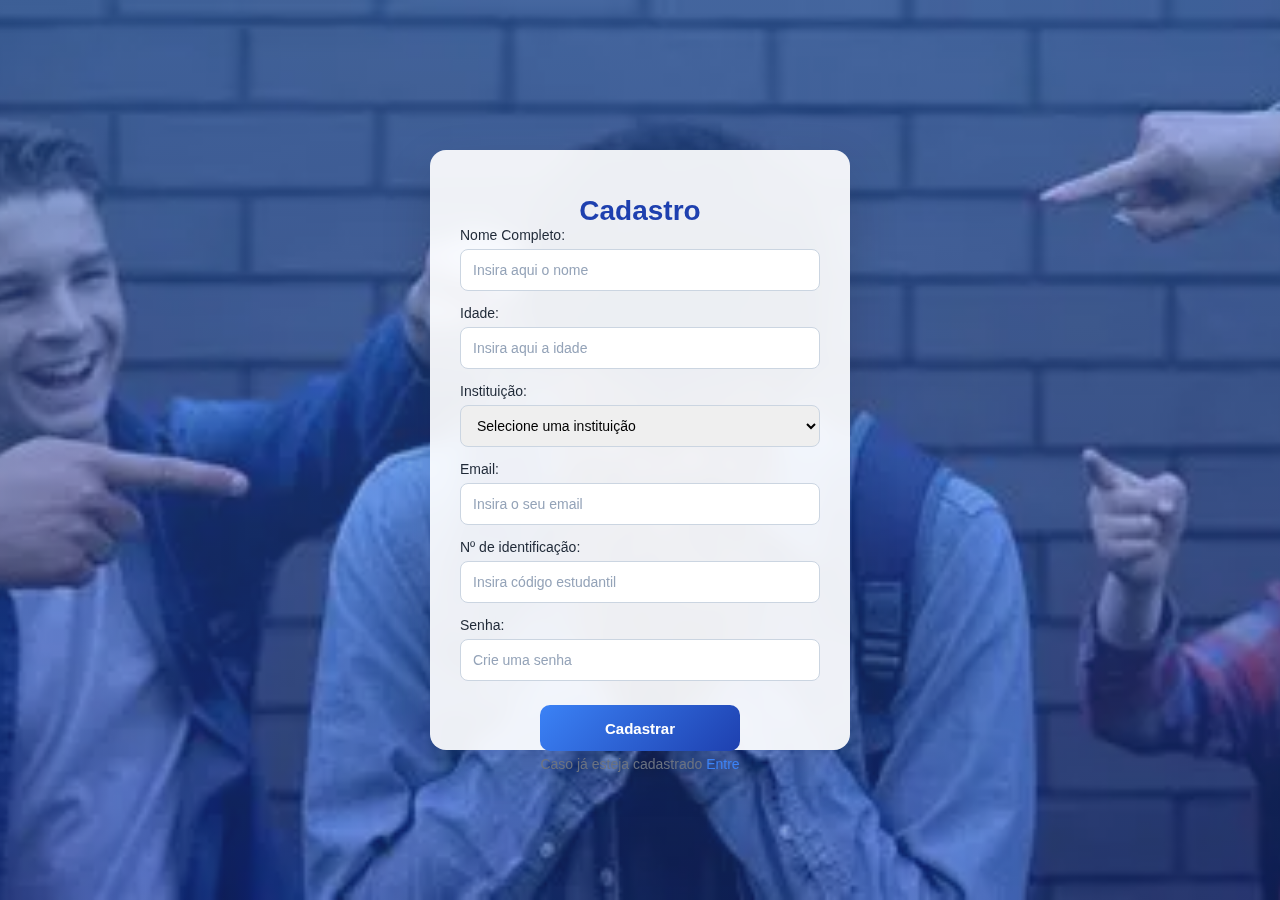
<file: BullyStop/cadastros/Cadastrar.html>
<!DOCTYPE html>
<html lang="pt-br">
<head>
    <meta charset="UTF-8">
    <meta name="viewport" content="width=device-width, initial-scale=1.0">
    <link rel="stylesheet" href="./Cadastrar.css">
    <title>Cadastro</title>
</head>
<body>
    <form id="formcadastro">
        <h1>Cadastro</h1>

        <div class="items">
            <label for="nome">Nome Completo:</label>
            <input type="text" placeholder="Insira aqui o nome" name="nome" required>
        </div>

        <div class="items">
            <label for="idade">Idade:</label>
            <input type="number" placeholder="Insira aqui a idade" name="idade" required>
        </div>

        <div class="items">
            <label for="instituicao">Instituição:</label>
            <select name="instituicao_id" id="instituicao_select">
                <option value="">Selecione uma instituição</option>
            </select>
        </div>

        <div class="items">
            <label for="codigo_estudantil">Email:</label>
            <input type="number" placeholder="Insira o seu email" name="email" required>
        </div>
        <div class="items">
            <label for="codigo_estudantil">Nº de identificação:</label>
            <input type="number" placeholder="Insira código estudantil" name="codigo_estudantil" required>
        </div>

        <div class="items">
            <label for="senha">Senha:</label>
            <input type="password" placeholder="Crie uma senha" name="senha" required>
        </div>

        <div id="sei">
            <button type="submit">Cadastrar</button>
            <p>Caso já esteja cadastrado <a href="./login.html">Entre</a></p>
        </div>
    </form>

<script>

fetch('./php/instituicoes.php')
    .then(res => res.json())
    .then(data => {
        console.log('Instituições carregadas:', data); // DEBUG
        const select = document.getElementById('instituicao_select');
        data.forEach(inst => {
            const option = document.createElement('option');
            option.value = inst.id;
            option.textContent = inst.nome;
            select.appendChild(option);
        });
    })
    .catch(err => console.error('Erro ao carregar instituições:', err));


const form = document.getElementById("formcadastro");
form.addEventListener("submit", function (e){
    e.preventDefault();
    const dados = new FormData(form);
    

    console.log('Dados do formulário:');
    for (let [key, value] of dados.entries()) {
        console.log(key + ': ' + value);
    }

    fetch("./php/cadastrar.php", {
        method: "POST",
        body: dados
    })
    .then(res => {
        console.log('Status da resposta:', res.status); 
        return res.text(); 
    })
    .then(text => {
        console.log('Resposta bruta:', text); 
        try {
            const data = JSON.parse(text);
            console.log('Resposta parseada:', data); 
            
            if(data.success){
                alert(data.mensagem);
                window.location.href = "../user_paginas/index.html"; 
            } else {
                alert("Erro: " + data.mensagem);
            }
        } catch(e) {
            console.error('Erro ao parsear JSON:', e);
            alert('Erro na resposta do servidor: ' + text);
        }
    })
    .catch(err => {
        console.error('Erro na requisição:', err); 
        alert('Erro ao enviar dados: ' + err.message);
    }); 
});
</script>
</body>
</html>
</file>
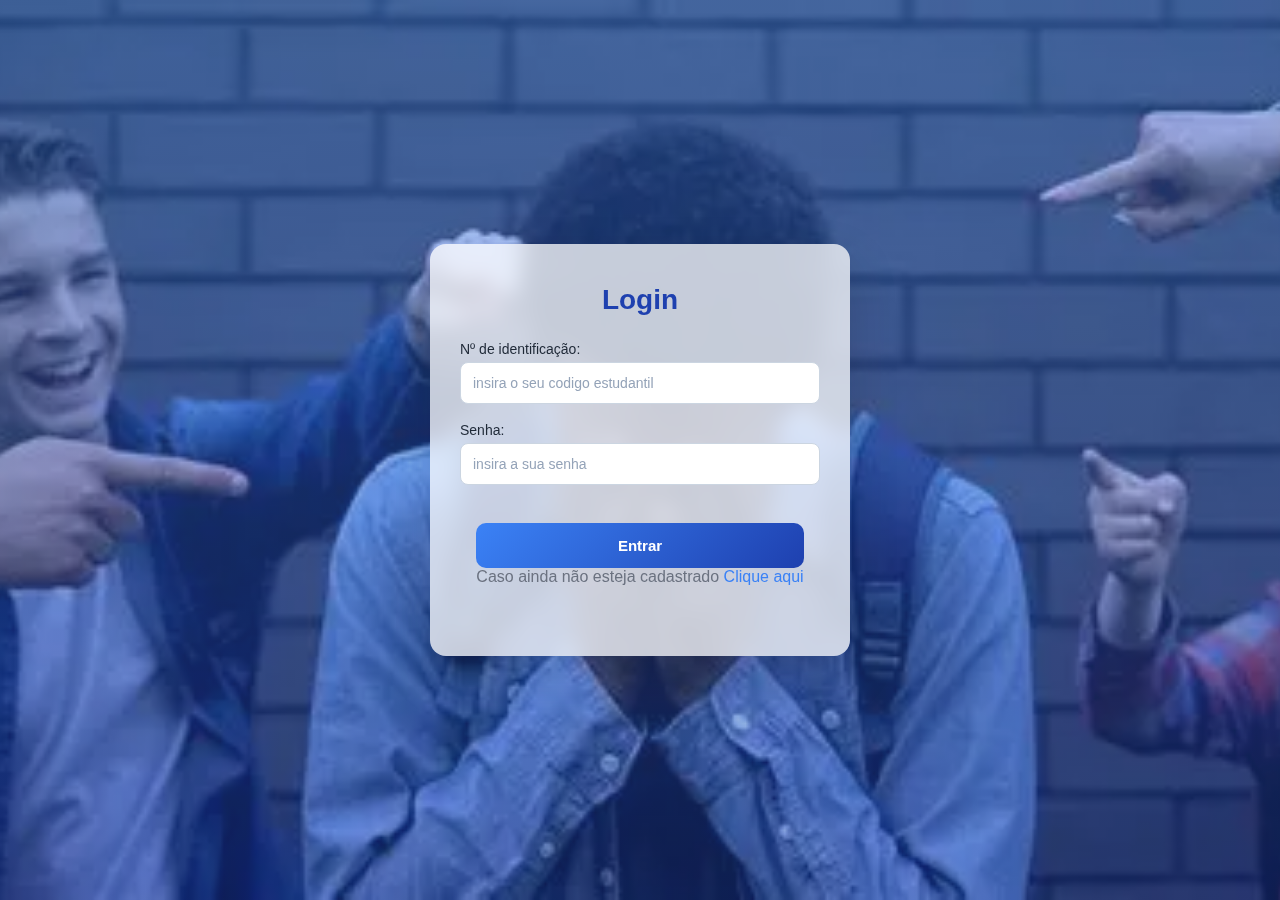
<file: BullyStop/cadastros/login.html>
<!DOCTYPE html>
<html lang="en">
<head>
    <meta charset="UTF-8">
    <meta name="viewport" content="width=device-width, initial-scale=1.0">
    <link rel="stylesheet" href="./login.css">
    <title>Login</title>
</head>
<body>
    <form id="formlogin">
        <h1>Login</h1>
        <div class="items" id="item1">
            <label for="Identificador">Nº de identificação:</label>
            <input type="text" placeholder="insira o seu codigo estudantil" required>
        </div>
        <div class="items" id="item2">
            <label for="senha">Senha:</label>
            <input type="text" placeholder="insira a sua senha" required>
        </div>
           <div>
        <button type="submit">Entrar</button>
        <p>Caso ainda não esteja cadastrado<a href="./Cadastrar.html"> Clique aqui</a></p>
        </div>
    </form>
</body>
</html>
</file>
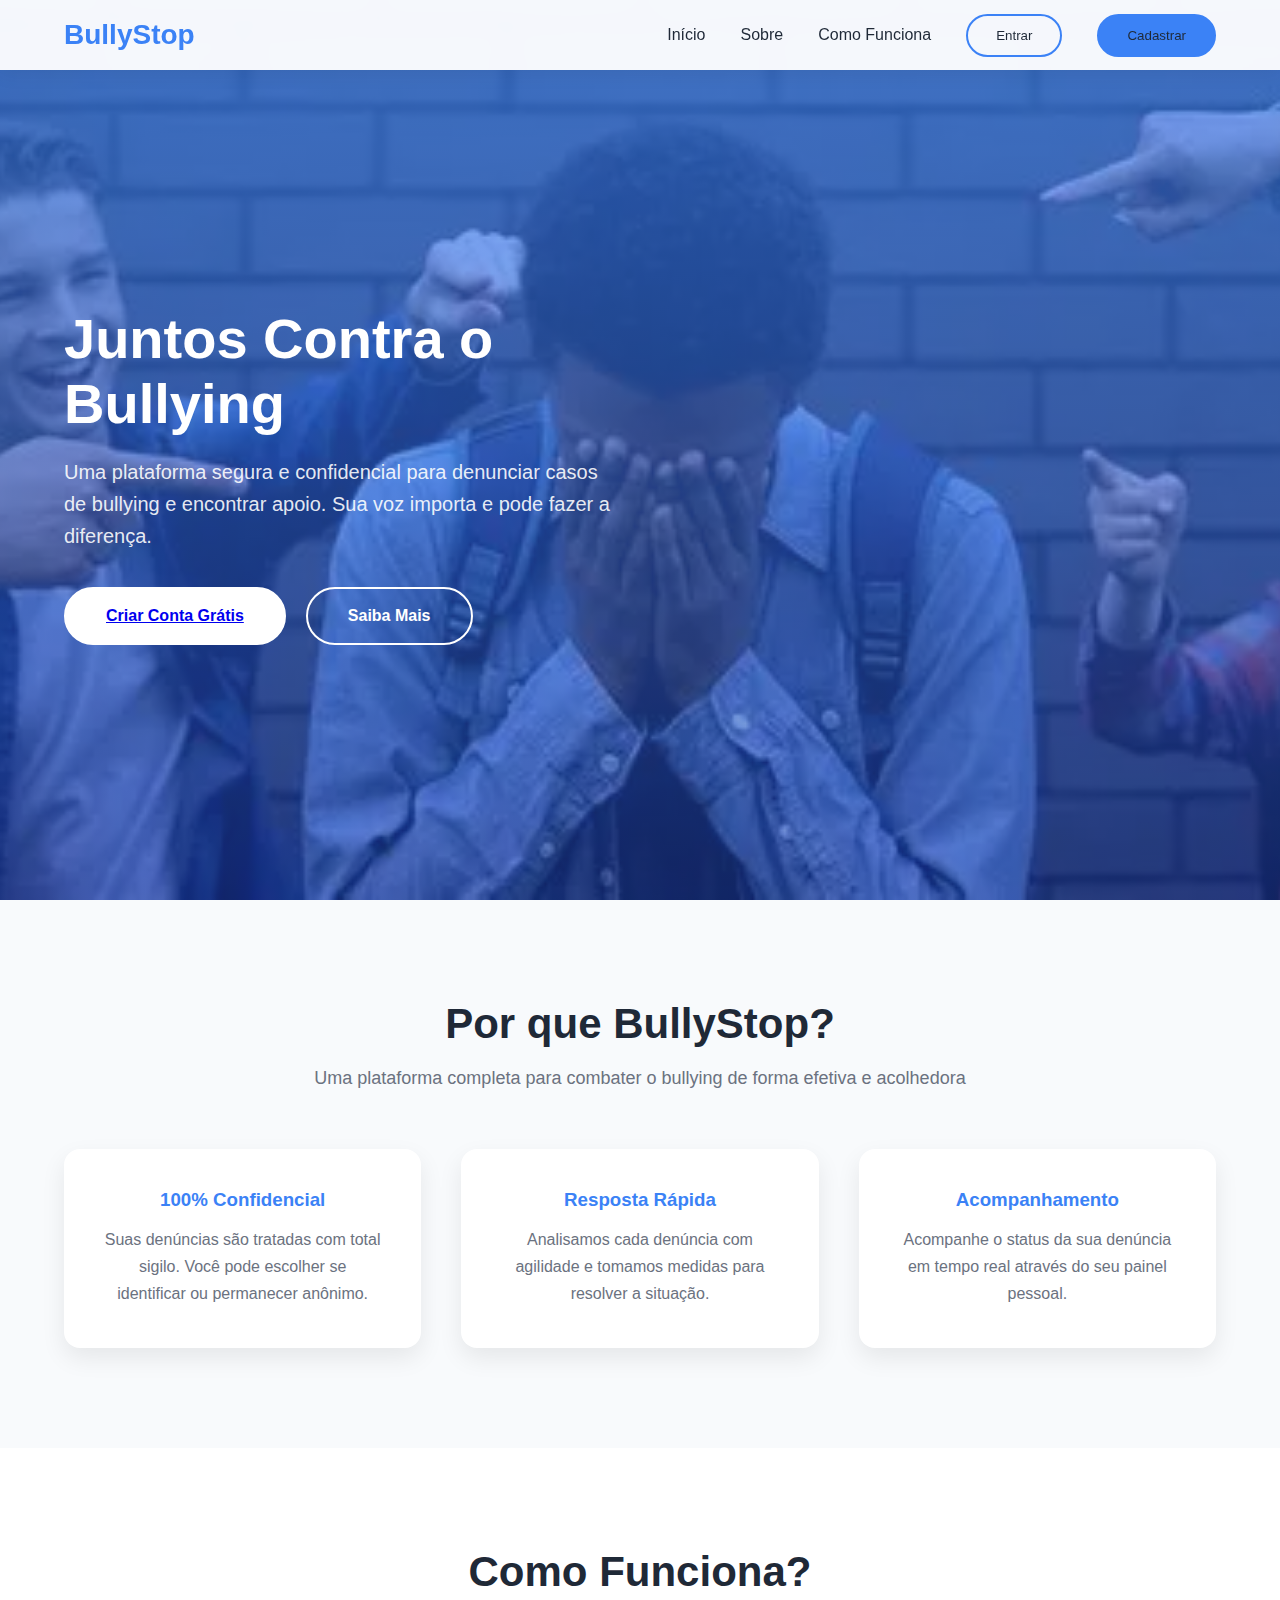
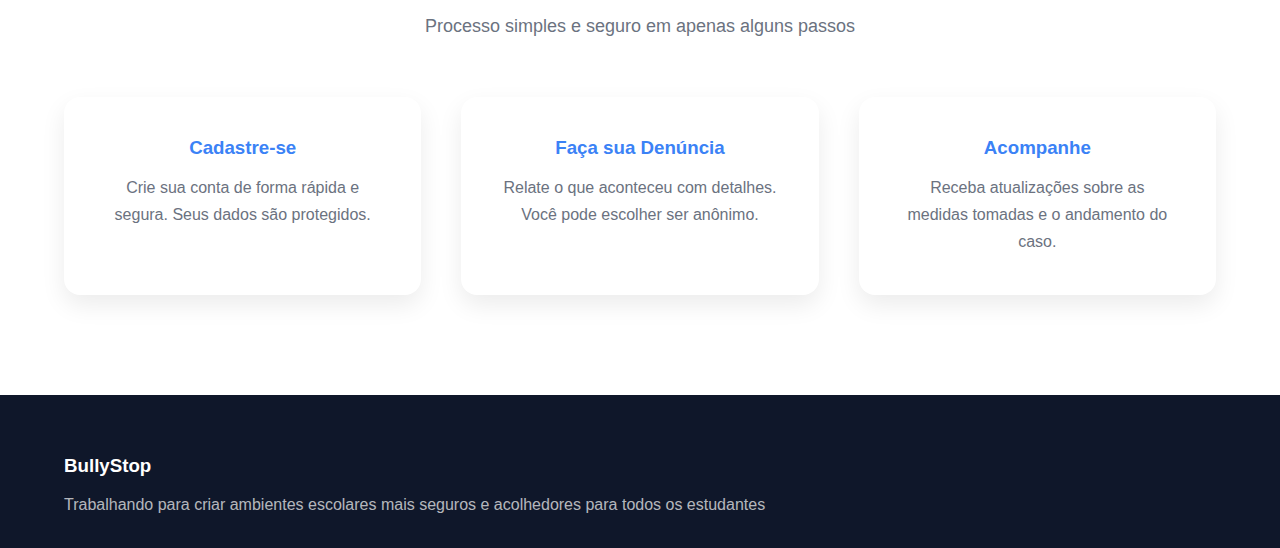
<file: BullyStop/pagina_inicial/pagina_inicial.html>
<!DOCTYPE html>
<html lang="pt-BR">
<head>
    <meta charset="UTF-8">
    <meta name="viewport" content="width=device-width, initial-scale=1.0">
    <link rel="stylesheet" href="./pagina_inicial.css">
    <title>BullyStop - Juntos Contra o Bullying</title>
</head>
<body>
    <nav class="navbar">
        <div class="logo">
        BullyStop
        </div>
        <div class="nav-links" id="navLinks">
            <a href="#home">Início</a>
            <a href="#sobre">Sobre</a>
            <a href="#como-funciona">Como Funciona</a>
            <button class="btn-nav"><a href="../login.html">Entrar</a></button>
            <button class="btn-nav primary"><a href="../Cadastrar.html">Cadastrar</a></button>
        </div>
        <div class="menu-toggle" onclick="toggleMenu()">
            <span></span>
            <span></span>
            <span></span>
        </div>
    </nav>

    <section class="hero" id="home">
        <div class="hero-content">
            <div class="hero-text">
                <h1>Juntos Contra o Bullying</h1>
                <p>Uma plataforma segura e confidencial para denunciar casos de bullying e encontrar apoio. Sua voz importa e pode fazer a diferença.</p>
                <div class="hero-buttons">
                    <button class="btn-hero white"><a href="../Cadastrar.html">Criar Conta Grátis</a></button>
                    <a href="#sobre" class="btn-hero outline">Saiba Mais</a>
                </div>
            </div>
    </section>
    <section class="sobre" id="sobre">
        <h2 class="section-title">Por que BullyStop?</h2>
        <p class="section-subtitle">Uma plataforma completa para combater o bullying de forma efetiva e acolhedora</p>
        <div class="sobre-grid">
            <div class="sobre-card">
                <h3>100% Confidencial</h3>
                <p>Suas denúncias são tratadas com total sigilo. Você pode escolher se identificar ou permanecer anônimo.</p>
            </div>
            <div class="sobre-card">
                <h3>Resposta Rápida</h3>
                <p>Analisamos cada denúncia com agilidade e tomamos medidas para resolver a situação.</p>
            </div>
            <div class="sobre-card">
                <h3>Acompanhamento</h3>
                <p>Acompanhe o status da sua denúncia em tempo real através do seu painel pessoal.</p>
            </div>
        </div>
    </section>

    <section class="como-funciona" id="como-funciona">
        <h2 class="section-title">Como Funciona?</h2>
        <p class="section-subtitle">Processo simples e seguro em apenas alguns passos</p>
        <div class="steps">
            <div class="step">
                <h3>Cadastre-se</h3>
                <p>Crie sua conta de forma rápida e segura. Seus dados são protegidos.</p>
            </div>
            <div class="step">
                <h3>Faça sua Denúncia</h3>
                <p>Relate o que aconteceu com detalhes. Você pode escolher ser anônimo.</p>
            </div>
            <div class="step">
                <h3>Acompanhe</h3>
                <p>Receba atualizações sobre as medidas tomadas e o andamento do caso.</p>
            </div>
        </div>
    </section>
    </section>
    <footer>
        <div class="footer-content">
            <div class="footer-section">
                <h3>BullyStop</h3>
                <p>Trabalhando para criar ambientes escolares mais seguros e acolhedores para todos os estudantes</p>
</file>
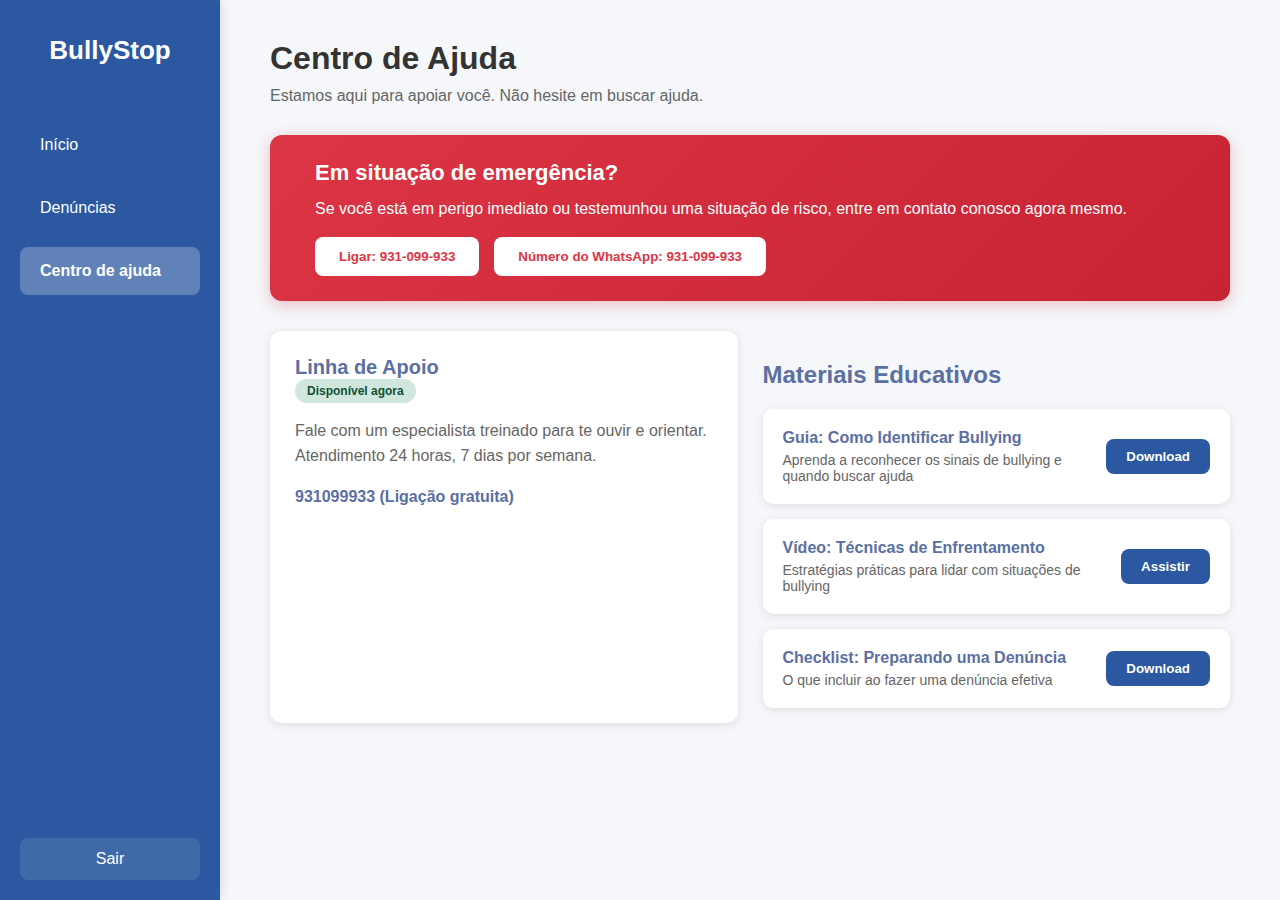
<file: BullyStop/user_paginas/centro.html>
<!DOCTYPE html>
<html lang="pt-BR">
<head>
    <meta charset="UTF-8">
    <meta name="viewport" content="width=device-width, initial-scale=1.0">
    <title>BullyStop - Centro de Ajuda</title>
    <style>
        * {
            margin: 0;
            padding: 0;
            box-sizing: border-box;
        }

        :root {
            --cor-primaria: #2b58a1;
            --cor-container: #2b58a1;
            --cor-hover: #6875a08c;
            --cor-destaque: #5b6fa3;
            --cor-texto: #333;
            --cor-fundo: #f5f7fa;
        }

        html {
            font-family: 'Segoe UI', Tahoma, Geneva, Verdana, sans-serif;
        }

        body {
            background-color: var(--cor-fundo);
            overflow-x: hidden;
        }

        .divisor {
            display: flex;
            min-height: 100vh;
        }

        aside {
            display: flex;
            background-color: var(--cor-primaria);
            width: 220px;
            padding: 20px;
            color: white;
            flex-direction: column;
            justify-content: space-between;
            box-shadow: 2px 0 10px rgba(0,0,0,0.1);
            position: sticky;
            top: 0;
            height: 100vh;
        }

        aside h1 {
            font-size: 26px;
            margin-bottom: 40px;
            text-align: center;
            padding: 15px;
            border-radius: 10px;
            margin-top: 0;
        }

        .links {
            display: flex;
            flex-direction: column;
            gap: 15px;
            flex-grow: 1;
        }

        .links a {
            text-decoration: none;
            color: white;
            padding: 15px 20px;
            border-radius: 8px;
            transition: all 0.3s ease;
            font-weight: 500;
            display: flex;
            align-items: center;
            gap: 10px;
        }

        .links a.active {
            background-color: rgba(255,255,255,0.25);
            font-weight: bold;
        }


        .links a:hover {
            background-color: rgba(255,255,255,0.2);
            transform: translateX(5px);
        }

        .links a:hover:before {
            opacity: 1;
            transform: translateX(0);
        }

        aside > p a {
            text-decoration: none;
            color: white;
            padding: 12px 20px;
            display: block;
            border-radius: 8px;
            transition: all 0.3s ease;
            background-color: rgba(255,255,255,0.1);
            text-align: center;
        }

        aside > p a:hover {
            background-color: rgba(255,255,255,0.2);
        }

        .page {
            display: flex;
            background-color: var(--cor-fundo);
            flex-grow: 1;
            flex-direction: column;
            padding: 40px 50px;
        }

        .page h1 {
            font-size: 32px;
            color: var(--cor-texto);
            margin-bottom: 10px;
        }

        .page-subtitle {
            font-size: 16px;
            color: #666;
            margin-bottom: 30px;
        }

        .emergency-banner {
            background: linear-gradient(135deg, #dc3545 0%, #c82333 100%);
            color: white;
            padding: 25px;
            border-radius: 12px;
            margin-bottom: 30px;
            box-shadow: 0 4px 15px rgba(220, 53, 69, 0.3);
            display: flex;
            align-items: center;
            gap: 20px;
        }

        .emergency-icon {
            font-size: 48px;
            animation: pulse 2s ease-in-out infinite;
        }

        @keyframes pulse {
            0%, 100% { transform: scale(1); }
            50% { transform: scale(1.1); }
        }

        .emergency-content h2 {
            margin-bottom: 10px;
            font-size: 22px;
        }

        .emergency-content p {
            margin-bottom: 15px;
            line-height: 1.6;
        }

        .emergency-buttons {
            display: flex;
            gap: 15px;
            flex-wrap: wrap;
        }

        .btn-emergency {
            padding: 12px 24px;
            background-color: white;
            color: #dc3545;
            border: none;
            border-radius: 8px;
            font-weight: bold;
            cursor: pointer;
            transition: all 0.3s ease;
        }

        .btn-emergency:hover {
            transform: translateY(-2px);
            box-shadow: 0 4px 12px rgba(0,0,0,0.2);
        }

        .recursos-grid {
            display: grid;
            grid-template-columns: repeat(auto-fit, minmax(320px, 1fr));
            gap: 25px;
            margin-bottom: 30px;
        }

        .recurso-card {
            background-color: white;
            border-radius: 12px;
            padding: 25px;
            box-shadow: 0 2px 10px rgba(0,0,0,0.1);
            transition: all 0.3s ease;
            cursor: pointer;
        }

        .recurso-card:hover {
            box-shadow: 0 4px 20px rgba(0,0,0,0.15);
            transform: translateY(-5px);
        }

        .recurso-header {
            display: flex;
            align-items: center;
            gap: 15px;
            margin-bottom: 15px;
        }

        .recurso-icon {
            font-size: 36px;
            width: 60px;
            height: 60px;
            display: flex;
            align-items: center;
            justify-content: center;
            background-color: var(--cor-primaria);
            color: white;
            border-radius: 12px;
        }

        .recurso-card h3 {
            color: var(--cor-destaque);
            font-size: 20px;
        }

        .recurso-card p {
            color: #666;
            line-height: 1.6;
            margin-bottom: 15px;
        }

        .recurso-status {
            display: inline-block;
            padding: 5px 12px;
            background-color: #d1e7dd;
            color: #0f5132;
            border-radius: 15px;
            font-size: 12px;
            font-weight: bold;
        }

        .chat-section {
            background-color: white;
            border-radius: 12px;
            padding: 30px;
            box-shadow: 0 2px 10px rgba(0,0,0,0.1);
            margin-bottom: 30px;
        }

        .chat-section h2 {
            color: var(--cor-destaque);
            margin-bottom: 20px;
            font-size: 24px;
        }

        .chat-info {
            display: flex;
            gap: 30px;
            margin-bottom: 20px;
            flex-wrap: wrap;
        }

        .chat-info-item {
            flex: 1;
            min-width: 200px;
            padding: 20px;
            background-color: #f8f9fc;
            border-radius: 10px;
            border-left: 4px solid var(--cor-container);
        }

        .chat-info-item h4 {
            color: var(--cor-destaque);
            margin-bottom: 10px;
            font-size: 16px;
        }

        .chat-info-item p {
            color: #666;
            line-height: 1.6;
        }

        .btn-chat {
            padding: 15px 30px;
            background-color: var(--cor-primaria);
            color: white;
            border: none;
            border-radius: 10px;
            font-size: 16px;
            font-weight: bold;
            cursor: pointer;
            box-shadow: 0 4px 15px rgba(91, 111, 163, 0.3);
            transition: all 0.3s ease;
        }

        .btn-chat:hover {
            transform: translateY(-2px);
            box-shadow: 0 6px 20px rgba(91, 111, 163, 0.5);
        }

        .materiais-section {
            margin-top: 30px;
        }

        .materiais-section h2 {
            color: var(--cor-destaque);
            margin-bottom: 20px;
            font-size: 24px;
        }

        .material-item {
            background-color: white;
            padding: 20px;
            border-radius: 10px;
            margin-bottom: 15px;
            display: flex;
            justify-content: space-between;
            align-items: center;
            box-shadow: 0 2px 8px rgba(0,0,0,0.1);
            transition: all 0.3s ease;
        }

        .material-item:hover {
            box-shadow: 0 4px 15px rgba(0,0,0,0.15);
            transform: translateX(5px);
        }

        .material-info {
            display: flex;
            align-items: center;
            gap: 15px;
        }

        .material-icon {
            font-size: 28px;
            width: 50px;
            height: 50px;
            display: flex;
            align-items: center;
            justify-content: center;
            background-color: var(--cor-container);
            color: white;
            border-radius: 10px;
        }

        .material-text h4 {
            color: var(--cor-destaque);
            margin-bottom: 5px;
        }

        .material-text p {
            color: #666;
            font-size: 14px;
        }

        .btn-download {
            padding: 10px 20px;
            background-color: var(--cor-container);
            color: white;
            border: none;
            border-radius: 8px;
            font-weight: 600;
            cursor: pointer;
            transition: all 0.3s ease;
        }

        .btn-download:hover {
            background-color: var(--cor-destaque);
        }

        @media (max-width: 768px) {
            aside {
                width: 100%;
                height: auto;
                position: relative;
            }

            .divisor {
                flex-direction: column;
            }

            .emergency-banner {
                flex-direction: column;
                text-align: center;
            }

            .recursos-grid {
                grid-template-columns: 1fr;
            }
        }
    </style>
</head>
<body>
    <div class="divisor">
        <aside>
            <h1>BullyStop</h1>
            <div class="links">
                <a href="index.html">Início</a>
                <a href="denuncias.html">Denúncias</a>
                <a href="centro.html" class="active">Centro de ajuda</a>
            </div>
            <p><a href="configuracoes.html">Sair</a></p>
        </aside>
        
        <div class="page">
            <h1>Centro de Ajuda</h1>
            <p class="page-subtitle">Estamos aqui para apoiar você. Não hesite em buscar ajuda.</p>

            <!-- Banner de Emergência -->
            <div class="emergency-banner">
                <div class="emergency-icon"></div>
                <div class="emergency-content">
                    <h2>Em situação de emergência?</h2>
                    <p>Se você está em perigo imediato ou testemunhou uma situação de risco, entre em contato conosco agora mesmo.</p>
                    <div class="emergency-buttons">
                        <button class="btn-emergency">Ligar: 931-099-933</button>
                        <button class="btn-emergency">Número do WhatsApp: 931-099-933</button>
                    </div>
                </div>
            </div>
            <div class="recursos-grid">
                <div class="recurso-card">
                    <div class="recurso-header">
                        <div>
                            <h3>Linha de Apoio</h3>
                            <span class="recurso-status">Disponível agora</span>
                        </div>
                    </div>
                    <p>Fale com um especialista treinado para te ouvir e orientar. Atendimento 24 horas, 7 dias por semana.</p>
                    <p style="font-weight: bold; color: var(--cor-destaque);">931099933 (Ligação gratuita)</p>
                </div>
            <div class="materiais-section">
                <h2>Materiais Educativos</h2>
                
                <div class="material-item">
                    <div class="material-info">
                        <div class="material-text">
                            <h4>Guia: Como Identificar Bullying</h4>
                            <p>Aprenda a reconhecer os sinais de bullying e quando buscar ajuda</p>
                        </div>
                    </div>
                    <button class="btn-download"> Download</button>
                </div>

                <div class="material-item">
                    <div class="material-info">
                        <div class="material-text">
                            <h4>Vídeo: Técnicas de Enfrentamento</h4>
                            <p>Estratégias práticas para lidar com situações de bullying</p>
                        </div>
                    </div>
                    <button class="btn-download">Assistir</button>
                </div>

                <div class="material-item">
                    <div class="material-info">
                        <div class="material-text">
                            <h4>Checklist: Preparando uma Denúncia</h4>
                            <p>O que incluir ao fazer uma denúncia efetiva</p>
                        </div>
                    </div>
                    <button class="btn-download">Download</button>
                </div>
            </div>
        </div>
    </div>

    <script>
        setInterval(() => {
            const status = document.querySelectorAll('.recurso-status');
            status.forEach(s => {
                if (s.textContent.includes('Disponível agora') || s.textContent.includes('online')) {
                    s.style.opacity = s.style.opacity === '0.5' ? '1' : '0.5';
                }
            });
        }, 1000);
    </script>
</body>
</html>
</file>
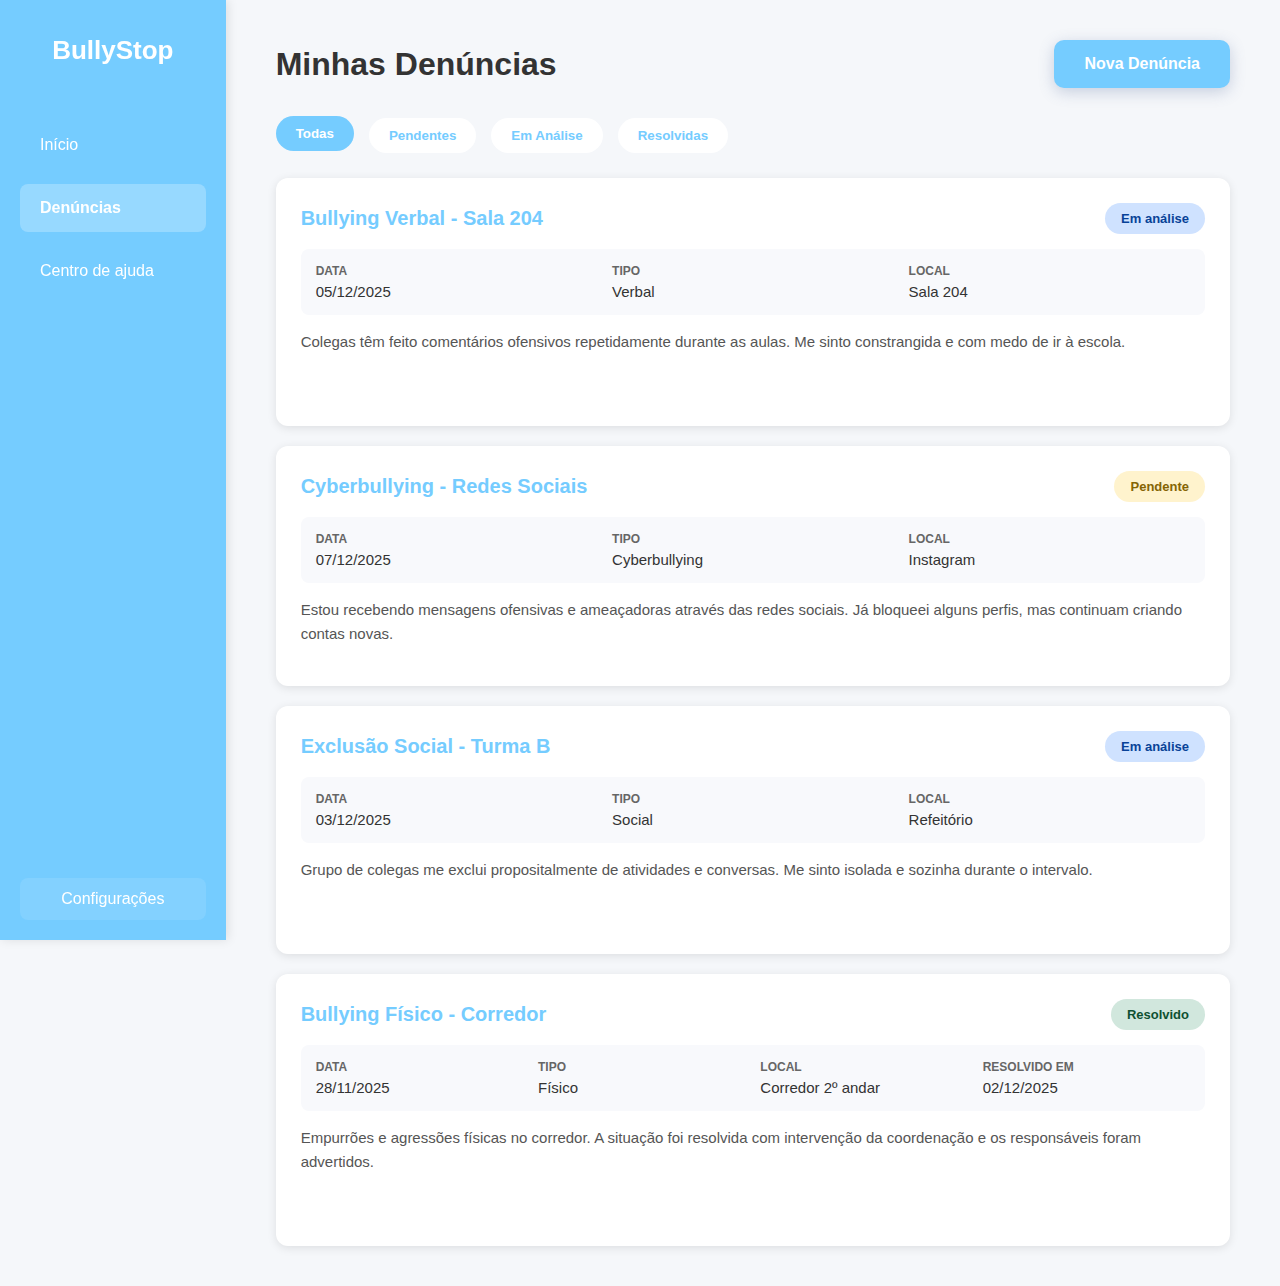
<file: BullyStop/user_paginas/denuncias.html>
<!DOCTYPE html>
<html lang="en">
<head>
    <meta charset="UTF-8">
    <meta name="viewport" content="width=device-width, initial-scale=1.0"> 
    <link rel="stylesheet" href="./denuncias.css">
    <title>Document</title>
</head>
<body>
    <div class="divisor">
        <aside>
            <h1>BullyStop</h1>
            <div class="links">
                <a href="./index.html">Início</a>
                <a href="./denuncias.html" class="active">Denúncias</a>
                <a href="./centro.html">Centro de ajuda</a>
            </div>
            <p><a href="./configuracoes.html">Configurações</a></p>
        </aside>
        
        <div class="page">
            <div class="page-header">
                <h1>Minhas Denúncias</h1>
                <button class="btn-nova" onclick="abrirModal()">Nova Denúncia</button>
            </div>

            <div class="filtros">
                <button class="filtro-btn ativo" onclick="filtrar('todas')">Todas</button>
                <button class="filtro-btn" onclick="filtrar('pendente')">Pendentes</button>
                <button class="filtro-btn" onclick="filtrar('analisando')">Em Análise</button>
                <button class="filtro-btn" onclick="filtrar('resolvido')">Resolvidas</button>
            </div>

            <div class="denuncias-lista" id="denunciasLista">
                <div class="denuncia-card" data-status="analisando">
                    <div class="denuncia-header">
                        <div class="denuncia-titulo">Bullying Verbal - Sala 204</div>
                        <span class="denuncia-status status-analisando">Em análise</span>
                    </div>
                    <div class="denuncia-info">
                        <div class="info-item">
                            <span class="info-label">DATA</span>
                            <span class="info-valor">05/12/2025</span>
                        </div>
                        <div class="info-item">
                            <span class="info-label">TIPO</span>
                            <span class="info-valor">Verbal</span>
                        </div>
                        <div class="info-item">
                            <span class="info-label">LOCAL</span>
                            <span class="info-valor">Sala 204</span>
                        </div>
                    </div>
                    <div class="denuncia-descricao">
                        Colegas têm feito comentários ofensivos repetidamente durante as aulas. Me sinto constrangida e com medo de ir à escola.
                    </div>
                    <div class="denuncia-acoes">
                        <button class="btn-acao btn-ver">Ver detalhes</button>
                    </div>
                </div>

                <div class="denuncia-card" data-status="pendente">
                    <div class="denuncia-header">
                        <div class="denuncia-titulo">Cyberbullying - Redes Sociais</div>
                        <span class="denuncia-status status-pendente">Pendente</span>
                    </div>
                    <div class="denuncia-info">
                        <div class="info-item">
                            <span class="info-label">DATA</span>
                            <span class="info-valor">07/12/2025</span>
                        </div>
                        <div class="info-item">
                            <span class="info-label">TIPO</span>
                            <span class="info-valor">Cyberbullying</span>
                        </div>
                        <div class="info-item">
                            <span class="info-label">LOCAL</span>
                            <span class="info-valor">Instagram</span>
                        </div>
                    </div>
                    <div class="denuncia-descricao">
                        Estou recebendo mensagens ofensivas e ameaçadoras através das redes sociais. Já bloqueei alguns perfis, mas continuam criando contas novas.
                    </div>
                    
                </div>

                <div class="denuncia-card" data-status="analisando">
                    <div class="denuncia-header">
                        <div class="denuncia-titulo">Exclusão Social - Turma B</div>
                        <span class="denuncia-status status-analisando">Em análise</span>
                    </div>
                    <div class="denuncia-info">
                        <div class="info-item">
                            <span class="info-label">DATA</span>
                            <span class="info-valor">03/12/2025</span>
                        </div>
                        <div class="info-item">
                            <span class="info-label">TIPO</span>
                            <span class="info-valor">Social</span>
                        </div>
                        <div class="info-item">
                            <span class="info-label">LOCAL</span>
                            <span class="info-valor">Refeitório</span>
                        </div>
                    </div>
                    <div class="denuncia-descricao">
                        Grupo de colegas me exclui propositalmente de atividades e conversas. Me sinto isolada e sozinha durante o intervalo.
                    </div>
                    <div class="denuncia-acoes">
                        <button class="btn-acao btn-ver">Ver detalhes</button>
                    </div>
                </div>

                <div class="denuncia-card" data-status="resolvido">
                    <div class="denuncia-header">
                        <div class="denuncia-titulo">Bullying Físico - Corredor</div>
                        <span class="denuncia-status status-resolvido">Resolvido</span>
                    </div>
                    <div class="denuncia-info">
                        <div class="info-item">
                            <span class="info-label">DATA</span>
                            <span class="info-valor">28/11/2025</span>
                        </div>
                        <div class="info-item">
                            <span class="info-label">TIPO</span>
                            <span class="info-valor">Físico</span>
                        </div>
                        <div class="info-item">
                            <span class="info-label">LOCAL</span>
                            <span class="info-valor">Corredor 2º andar</span>
                        </div>
                        <div class="info-item">
                            <span class="info-label">RESOLVIDO EM</span>
                            <span class="info-valor">02/12/2025</span>
                        </div>
                    </div>
                    <div class="denuncia-descricao">
                        Empurrões e agressões físicas no corredor. A situação foi resolvida com intervenção da coordenação e os responsáveis foram advertidos.
                    </div>
                    <div class="denuncia-acoes">
                        <button class="btn-acao btn-ver">Ver resolução</button>
                    </div>
                </div>
            </div>
        </div>
    </div>
</body>
</html>
</file>
<file: BullyStop/user_paginas/style.css>
* {
            margin: 0;
            padding: 0;
        }

        :root {
            --cor-primaria: #75ccff;
            --cor-hover: #6875a08c;
            --cor-texto: #333;
            --cor-fundo: #f1f1f1;
        }

        html {
            font-family: 'Segoe UI', Tahoma, Geneva, Verdana, sans-serif;
        }

        body {
            background-color: var(--cor-fundo);
            overflow-x: hidden;
        }

        .divisor {
            display: flex;
            min-height: 100vh;
        }

        aside {
            display: flex;
            background-color: #75ccff;
            width: 220px;
            padding: 20px;
            color: white;
            flex-direction: column;
            justify-content: space-between;
            box-shadow: 2px 0 10px rgba(0,0,0,0.1);
            position: sticky;
            top: 0;
            height: 100vh;
        }

        aside h1 {
            font-size: 26px;
            margin-bottom: 40px;
            text-align: center;
            padding: 15px;
            border-radius: 10px;
            margin-top: 0;
        }

        .links {
            display: flex;
            flex-direction: column;
            gap: 15px;
            flex-grow: 1;
        }

        .links a {
            text-decoration: none;
            color: white;
            padding: 15px 20px;
            border-radius: 8px;
            transition: all 0.3s ease;
            font-weight: 500;
            display: flex;
            align-items: center;
            gap: 10px;
        }


        .links a:hover {
            background-color: rgba(255,255,255,0.2);
            transform: translateX(5px);
        }

        .links a:hover:before {
            opacity: 1;
            transform: translateX(0);
        }

        aside > p a {
            text-decoration: none;
            color: white;
            padding: 12px 20px;
            display: block;
            border-radius: 8px;
            transition: all 0.3s ease;
            text-align: center;
        }

        aside > p a:hover {
            background-color: rgba(255,255,255,0.2);
        }

        .page {
            display: flex;
            background-color: var(--cor-fundo);
            flex-grow: 1;
            flex-direction: column;
            padding: 40px 50px;
        }

        .page > h1 {
            font-size: 32px;
            margin-bottom: 10px;
            color: #575757;
        }

        #NomeUser {
            color: var(--cor-primaria);
            font-weight: bold;
        }

        #frase {
            display: flex;
            justify-content: center;
            align-items: center;
            max-width: 1100px;
            height: 80px;
            background-color: var(--cor-primaria);
            margin: 25px 0;
            color: white;
            border-radius: 7px;
            box-shadow: 0 4px 15px rgba(145, 167, 240, 0.3);
    
        }

        #frase p {
            font-size: 18px;
            text-align: center;
            margin: 0;
            font-style: italic;
            font-weight: 500;
        }

        .container2 {
            display: flex;
            gap: 30px;
            margin-bottom: 30px;
            flex-wrap: wrap;
        }

        .registro_denuncias {
            height: 280px;
            flex: 1;
            min-width: 500px;
            background-color: white;
            border-radius: 12px;
            box-shadow: 0 2px 10px rgba(0,0,0,0.1);
            padding: 25px;
            display: flex;
            flex-direction: column;
        }

        .registro_denuncias h2 {
            color: var(--cor-primaria);
            margin-bottom: 20px;
            font-size: 22px;
            border-bottom: 3px solid var(--cor-primaria);
            padding-bottom: 10px;
        }

        .denuncia-item {
            display: flex;
            justify-content: space-between;
            align-items: center;
            padding: 12px;
            margin-bottom: 10px;
            background-color: #f8f9fc;
            border-radius: 6px;
            transition: all 0.3s ease;
        }

        .denuncia-item:hover {
            background-color: #eef1f8;
            transform: translateX(5px);
        }

        .denuncia-status {
            padding: 5px 12px;
            border-radius: 20px;
            font-size: 12px;
            font-weight: bold;
        }

        .status-pendente {
            background-color: #fff3cd;
            color: #856404;
        }

        .status-analisando {
            background-color: #cfe2ff;
            color: #084298;
        }

        .denuncias_feitas {
            display: flex;
            flex-direction: column;
            justify-content: center;
            align-items: center;
            height: 280px;
            width: 350px;
            background-color: var(--cor-primaria);
            border-radius: 12px;
            box-shadow: 0 2px 10px rgba(0,0,0,0.1);
            color: white;
            padding: 25px;
            position: relative;
            overflow: hidden;
        }

        .denuncias_feitas::before {
            content: "";
            position: absolute;
            top: -50%;
            right: -50%;
            width: 200%;
            height: 200%;
            background: radial-gradient(circle, rgba(255,255,255,0.1) 0%, transparent 70%);
            animation: pulse 3s ease-in-out infinite;
        }

        @keyframes pulse {
            0%, 100% { transform: scale(1); opacity: 0.5; }
            50% { transform: scale(1.1); opacity: 0.8; }
        }

        #numero_denuncias {
            font-size: 72px;
            font-weight: bold;
            margin-bottom: 15px;
            text-shadow: 2px 2px 4px rgba(0,0,0,0.2);
            z-index: 1;
        }

        #nd {
            font-size: 18px;
            text-align: center;
            font-weight: 500;
            margin: 0;
            z-index: 1;
        }

        .container3 {
            display: flex;
            gap: 30px;
            flex-wrap: wrap;
        }

        .recursos-card {
            flex: 1;
            min-width: 300px;
            height: 280px;
            background-color: white;
            border-radius: 12px;
            box-shadow: 0 2px 10px rgba(0,0,0,0.1);
            padding: 25px;
            display: flex;
            flex-direction: column;
        }

        .recursos-card h2 {
            color: var(--cor-primaria);
            margin-bottom: 20px;
            font-size: 22px;
            border-bottom: 3px solid var(--cor-primaria);
            padding-bottom: 10px;
        }

        .recurso-item {
            display: flex;
            align-items: center;
            gap: 15px;
            padding: 12px;
            margin-bottom: 12px;
            background-color: #f8f9fc;
            border-radius: 8px;
            transition: all 0.3s ease;
            cursor: pointer;
        }

        .recurso-item:hover {
            background-color: var(--cor-container);
            color: rgb(187, 174, 174);
            transform: translateY(-2px);
            box-shadow: 0 4px 8px rgba(0,0,0,0.1);
        }

        .recurso-icon {
            font-size: 24px;
            width: 40px;
            height: 40px;
            display: flex;
            align-items: center;
            justify-content: center;
            background-color: var(--cor-primaria);
            color: white;
            border-radius: 50%;
        }

        .recurso-item:hover .recurso-icon {
            background-color: white;
            color: var(--cor-destaque);
        }

        @media (max-width: 768px) {
            aside {
                width: 100%;
                height: auto;
                position: relative;
            }

            .divisor {
                flex-direction: column;
            }

            .container2 {
                flex-direction: column;
            }

            .registro_denuncias,
            .denuncias_feitas {
                min-width: 100%;
                width: 100%;
            }
        };
</file>
<file: BullyStop/Cadastrar.css>
*{
    margin: 0;
    padding: 0;
    box-sizing: border-box;
}

body{
    display: flex;
    position: relative;
    background-color: #9bdcf1;
    height: 100vh;
    width: 100%;
    justify-content: center;
    align-items: center;
    font-family: 'Segoe UI', Tahoma, Geneva, Verdana, sans-serif;
}

body::before {
    content: '';
    position: absolute;
    top: 0;
    left: 0;
    width: 100%;
    height: 100%;; 
    background-color: #9bdcf1;
}

body > * {
    position: relative;
    z-index: 1;
}

form{
    display: flex;
    width: 450px;
    min-height: 600px;
    opacity: 2;
     
    flex-direction: column;
    justify-content: flex-start;
    padding: 40px;
    border-radius: 20px;
    box-shadow: 0 20px 60px rgba(154, 162, 167, 0.4);
    gap: 25px;
}

form h2{
    display: flex;
    justify-content: center;
    align-items: center;
    color: white;
    font-size: 28px;
    margin-bottom: 10px;
    font-weight: 700;
}

.items{
    display: flex;
    flex-direction: column;
    gap: 8px;
}

.items label{
    font-weight: 600;
    color: white;
    font-size: 14px;
    margin-left: 5px;
}

input, select{
    width: 100%;
    height: 50px;
    padding: 0 15px;
    border: 2px solid #e0e0e0;
    border-radius: 10px;
    font-size: 16px;
    transition: all 0.3s ease;
    background: white;
    color: #333;
}

button{
    width: 100%;
    height: 55px;
    margin-top: 20px;
    background-color: rgba(0, 0, 0, 0.418);
    color: white;
    border: none;
    border-radius: 10px;
    font-size: 18px;
    font-weight: 700;
}

form h2 {
        font-size: 24px;
    }
</file>
<file: BullyStop/login.css>
*{
    margin: 0;
    font-family: 'Segoe UI', Tahoma, Geneva, Verdana, sans-serif;
}
body{
    display: flex;
    justify-content: center;
    align-items: center;
    height: 100vh;
    background-color: white;
}
a{
    text-decoration: none;
}
form h1{
    display: flex;
    justify-content: center;
    align-items: center;
    margin-top: 40px;

}
form{
    display: flex;
    flex-direction: column;
    justify-content:space-between;
    height: 600px;
    width: 400px;
    background-color: aquamarine;
    border-radius: 8px;
    
}
.items{
    display: flex;
    flex-direction: column;
}
input, button{
    height: 40px;
    width: 380px;
    margin-left: 5px;
}
p{
    margin-bottom: 45px;
}
label{
    font-size: 25px;
}
</file>
<file: BullyStop/admi/admi.css>
* {
            margin: 0;
            padding: 0;
        }

        :root {
            --cor-primaria: #75ccff;
            --cor-hover: #6875a08c;
            --cor-texto: #333;
            --cor-fundo: #f1f1f1;
        }

        html {
            font-family: 'Segoe UI', Tahoma, Geneva, Verdana, sans-serif;
        }

        body {
            background-color: var(--cor-fundo);
            overflow-x: hidden;
        }

        .divisor {
            display: flex;
            min-height: 100vh;
        }
        p{
            color: #575757;
        }

        aside {
            display: flex;
            background-color: #75ccff;
            width: 220px;
            padding: 20px;
            color: white;
            flex-direction: column;
            justify-content: space-between;
            box-shadow: 2px 0 10px rgba(0,0,0,0.1);
            position: sticky;
            top: 0;
            height: 100vh;
        }

        aside h1 {
            font-size: 26px;
            margin-bottom: 40px;
            text-align: center;
            padding: 15px;
            border-radius: 10px;
            margin-top: 0;
        }

        .links {
            display: flex;
            flex-direction: column;
            gap: 15px;
            flex-grow: 1;
        }

        .links a {
            text-decoration: none;
            color: white;
            padding: 15px 20px;
            border-radius: 8px;
            transition: all 0.3s ease;
            font-weight: 500;
            display: flex;
            align-items: center;
            gap: 10px;
        }


        .links a:hover {
            background-color: rgba(255,255,255,0.2);
            transform: translateX(5px);
        }

        .links a:hover:before {
            opacity: 1;
            transform: translateX(0);
        }

        aside > p a {
            text-decoration: none;
            color: white;
            padding: 12px 20px;
            display: block;
            border-radius: 8px;
            transition: all 0.3s ease;
            text-align: center;
        }

        aside > p a:hover {
            background-color: rgba(255,255,255,0.2);
        }

        .page {
            display: flex;
            background-color: var(--cor-fundo);
            flex-grow: 1;
            flex-direction: column;
            padding: 40px 50px;
        }

        .page > h1 {
            font-size: 32px;
            margin-bottom: 10px;
            color: #575757;
        }

        #NomeUser {
            color: var(--cor-primaria);
            font-weight: bold;
        }

        #frase {
            display: flex;
            justify-content: center;
            align-items: center;
            max-width: 1100px;
            height: 80px;
            background-color: var(--cor-primaria);
            margin: 25px 0;
            color: white;
            border-radius: 7px;
            box-shadow: 0 4px 15px rgba(145, 167, 240, 0.3);
    
        }

        #frase p {
            font-size: 18px;
            text-align: center;
            margin: 0;
            font-style: italic;
            font-weight: 500;
        }

        .container2 {
            display: flex;
            gap: 30px;
            margin-bottom: 30px;
            flex-wrap: wrap;
        }

        .registro_denuncias {
            height: 280px;
            flex: 1;
            min-width: 500px;
            background-color: white;
            border-radius: 12px;
            box-shadow: 0 2px 10px rgba(0,0,0,0.1);
            padding: 25px;
            display: flex;
            flex-direction: column;
        }

        .registro_denuncias h2 {
            color: var(--cor-primaria);
            margin-bottom: 20px;
            font-size: 22px;
            border-bottom: 3px solid var(--cor-primaria);
            padding-bottom: 10px;
        }

        .denuncia-item {
            display: flex;
            justify-content: space-between;
            align-items: center;
            padding: 12px;
            margin-bottom: 10px;
            background-color: #f8f9fc;
            border-radius: 6px;
            transition: all 0.3s ease;
        }

        .denuncia-item:hover {
            background-color: #eef1f8;
            transform: translateX(5px);
        }

        .denuncia-status {
            padding: 5px 12px;
            border-radius: 20px;
            font-size: 12px;
            font-weight: bold;
        }

        .status-pendente {
            background-color: #fff3cd;
            color: #856404;
        }

        .status-analisando {
            background-color: #cfe2ff;
            color: #084298;
        }

        .denuncias_feitas {
            display: flex;
            flex-direction: column;
            justify-content: center;
            align-items: center;
            height: 280px;
            width: 350px;
            background-color: var(--cor-primaria);
            border-radius: 12px;
            box-shadow: 0 2px 10px rgba(0,0,0,0.1);
            color: white;
            padding: 25px;
            position: relative;
            overflow: hidden;
        }

        .denuncias_feitas::before {
            content: "";
            position: absolute;
            top: -50%;
            right: -50%;
            width: 200%;
            height: 200%;
            background: radial-gradient(circle, rgba(255,255,255,0.1) 0%, transparent 70%);
            animation: pulse 3s ease-in-out infinite;
        }

        @keyframes pulse {
            0%, 100% { transform: scale(1); opacity: 0.5; }
            50% { transform: scale(1.1); opacity: 0.8; }
        }

        #numero_denuncias {
            font-size: 72px;
            font-weight: bold;
            margin-bottom: 15px;
            text-shadow: 2px 2px 4px rgba(0,0,0,0.2);
            z-index: 1;
        }

        #nd {
            font-size: 18px;
            text-align: center;
            font-weight: 500;
            margin: 0;
            z-index: 1;
        }

        .container3 {
            display: flex;
            gap: 30px;
            flex-wrap: wrap;
        }

        .recursos-card {
            flex: 1;
            min-width: 300px;
            height: 280px;
            background-color: white;
            border-radius: 12px;
            box-shadow: 0 2px 10px rgba(0,0,0,0.1);
            padding: 25px;
            display: flex;
            flex-direction: column;
        }

        .recursos-card h2 {
            color: var(--cor-primaria);
            margin-bottom: 20px;
            font-size: 22px;
            border-bottom: 3px solid var(--cor-primaria);
            padding-bottom: 10px;
        }

        .recurso-item {
            display: flex;
            align-items: center;
            gap: 15px;
            padding: 12px;
            margin-bottom: 12px;
            background-color: #f8f9fc;
            border-radius: 8px;
            transition: all 0.3s ease;
            cursor: pointer;
        }

        .recurso-item:hover {
            background-color: var(--cor-container);
            color: rgb(187, 174, 174);
            transform: translateY(-2px);
            box-shadow: 0 4px 8px rgba(0,0,0,0.1);
        }

        .recurso-icon {
            font-size: 24px;
            width: 40px;
            height: 40px;
            display: flex;
            align-items: center;
            justify-content: center;
            background-color: var(--cor-primaria);
            color: white;
            border-radius: 50%;
        }

        .recurso-item:hover .recurso-icon {
            background-color: white;
            color: var(--cor-destaque);
        }

        @media (max-width: 768px) {
            aside {
                width: 100%;
                height: auto;
                position: relative;
            }

            .divisor {
                flex-direction: column;
            }

            .container2 {
                flex-direction: column;
            }

            .registro_denuncias,
            .denuncias_feitas {
                min-width: 100%;
                width: 100%;
            }
        };
</file>
<file: BullyStop/admi/usuarios.css>
* {
            margin: 0;
            padding: 0;
            box-sizing: border-box;
        }

        :root {
            --cor-primaria: #2b58a1;
            --cor-container: #2b58a1;
            --cor-destaque: #5b6fa3;
            --cor-texto: #333;
            --cor-fundo: #f5f7fa;
        }

        html {
            font-family: 'Segoe UI', Tahoma, Geneva, Verdana, sans-serif;
        }

        body {
            background-color: var(--cor-fundo);
        }

        .divisor {
            display: flex;
            min-height: 100vh;
        }

        aside {
            display: flex;
            background-color: var(--cor-primaria);
            width: 220px;
            padding: 20px;
            color: white;
            flex-direction: column;
            justify-content: space-between;
            box-shadow: 2px 0 10px rgba(0,0,0,0.1);
            position: sticky;
            top: 0;
            height: 100vh;
        }

        aside h1 {
            font-size: 24px;
            margin-bottom: 10px;
            text-align: center;
            padding: 15px;
            border-radius: 10px;
            margin-top: 0;
        }

        .admin-badge {
            text-align: center;
            padding: 8px;
            background-color: rgba(255,255,255,0.2);
            border-radius: 8px;
            font-size: 12px;
            font-weight: bold;
            margin-bottom: 30px;
        }

        .links {
            display: flex;
            flex-direction: column;
            gap: 12px;
            flex-grow: 1;
        }

        .links a {
            text-decoration: none;
            color: white;
            padding: 15px 20px;
            border-radius: 8px;
            transition: all 0.3s ease;
            font-weight: 500;
        }

        .links a.active {
            background-color: rgba(255,255,255,0.25);
            font-weight: bold;
        }

        .links a:hover {
            background-color: rgba(255,255,255,0.2);
            transform: translateX(5px);
        }

        aside > p a {
            text-decoration: none;
            color: white;
            padding: 12px 20px;
            display: block;
            border-radius: 8px;
            transition: all 0.3s ease;
            background-color: rgba(255,255,255,0.1);
            text-align: center;
        }

        .page {
            display: flex;
            background-color: var(--cor-fundo);
            flex-grow: 1;
            flex-direction: column;
            padding: 40px 50px;
        }

        .page-header {
            display: flex;
            justify-content: space-between;
            align-items: center;
            margin-bottom: 30px;
        }

        .page-header h1 {
            font-size: 32px;
            color: var(--cor-texto);
        }

        .btn {
            padding: 12px 24px;
            border: none;
            border-radius: 8px;
            font-weight: 600;
            cursor: pointer;
            transition: all 0.3s ease;
        }

        .btn-primary {
            background-color: var(--cor-primaria);
            color: white;
        }

        .btn-primary:hover {
            transform: translateY(-2px);
            box-shadow: 0 4px 15px rgba(91, 111, 163, 0.3);
        }

        .stats-grid {
            display: grid;
            grid-template-columns: repeat(auto-fit, minmax(200px, 1fr));
            gap: 20px;
            margin-bottom: 30px;
        }

        .stat-card {
            background: white;
            border-radius: 12px;
            padding: 20px;
            box-shadow: 0 2px 10px rgba(0,0,0,0.1);
            display: flex;
            align-items: center;
            gap: 15px;
        }

        .stat-icon {
            font-size: 40px;
            width: 60px;
            height: 60px;
            display: flex;
            align-items: center;
            justify-content: center;
            background-color: var(--cor-primaria);
            color: white;
            border-radius: 12px;
        }

        .stat-info h3 {
            font-size: 13px;
            color: #666;
            margin-bottom: 5px;
        }

        .stat-number {
            font-size: 28px;
            font-weight: bold;
            color: var(--cor-destaque);
        }

        /* Filtros */
        .filters-section {
            background: white;
            padding: 20px 25px;
            border-radius: 12px;
            box-shadow: 0 2px 10px rgba(0,0,0,0.1);
            margin-bottom: 25px;
            display: flex;
            gap: 15px;
            align-items: center;
            flex-wrap: wrap;
        }

        .search-input {
            flex: 1;
            min-width: 250px;
            padding: 12px 20px;
            border: 2px solid #e0e0e0;
            border-radius: 8px;
            font-size: 15px;
        }

        .search-input:focus {
            outline: none;
            border-color: var(--cor-container);
        }

        .filter-select {
            padding: 12px 15px;
            border: 2px solid #e0e0e0;
            border-radius: 8px;
            font-size: 14px;
            cursor: pointer;
        }

        /* Usuários Grid */
        .usuarios-grid {
            display: grid;
            grid-template-columns: repeat(auto-fill, minmax(320px, 1fr));
            gap: 25px;
            margin-bottom: 30px;
        }

        .usuario-card {
            background: white;
            border-radius: 12px;
            padding: 25px;
            box-shadow: 0 2px 10px rgba(0,0,0,0.1);
            transition: all 0.3s ease;
            cursor: pointer;
        }

        .usuario-card:hover {
            transform: translateY(-5px);
            box-shadow: 0 4px 20px rgba(0,0,0,0.15);
        }

        .usuario-header {
            display: flex;
            align-items: center;
            gap: 15px;
            margin-bottom: 20px;
            padding-bottom: 15px;
            border-bottom: 2px solid #f0f0f0;
        }

        .usuario-avatar {
            width: 60px;
            height: 60px;
           background-color: var(--cor-primaria);
            border-radius: 50%;
            display: flex;
            align-items: center;
            justify-content: center;
            color: white;
            font-weight: bold;
            font-size: 24px;
        }

        .usuario-info h3 {
            color: var(--cor-destaque);
            font-size: 18px;
            margin-bottom: 5px;
        }

        .usuario-role {
            padding: 4px 10px;
            border-radius: 12px;
            font-size: 11px;
            font-weight: bold;
            display: inline-block;
        }

        .role-vitima {
            background-color: #cfe2ff;
            color: #084298;
        }

        .role-admin {
            background-color: #f8d7da;
            color: #842029;
        }

        .role-moderador {
            background-color: #fff3cd;
            color: #856404;
        }

        .usuario-details {
            display: grid;
            grid-template-columns: 1fr 1fr;
            gap: 15px;
            margin-bottom: 15px;
        }

        .detail-item {
            display: flex;
            flex-direction: column;
            gap: 5px;
        }

        .detail-label {
            font-size: 11px;
            color: #999;
            font-weight: 600;
        }

        .detail-value {
            font-size: 14px;
            color: var(--cor-texto);
            font-weight: 500;
        }

        .usuario-status {
            display: flex;
            justify-content: space-between;
            align-items: center;
            margin-top: 15px;
            padding-top: 15px;
            border-top: 2px solid #f0f0f0;
        }

        .status-badge {
            padding: 5px 12px;
            border-radius: 15px;
            font-size: 12px;
            font-weight: bold;
        }

        .status-ativo {
            background-color: #d1e7dd;
            color: #0f5132;
        }

        .status-inativo {
            background-color: #f8d7da;
            color: #842029;
        }

        .usuario-actions {
            display: flex;
            gap: 8px;
        }

        .btn-action {
            padding: 6px 12px;
            border: none;
            border-radius: 6px;
            font-size: 12px;
            font-weight: 600;
            cursor: pointer;
            transition: all 0.3s ease;
        }

        .btn-view {
            background-color: var(--cor-container);
            color: white;
        }

        .btn-view:hover {
            background-color: var(--cor-destaque);
        }

        .btn-edit {
            background-color: #ffc107;
            color: #000;
        }

        .btn-edit:hover {
            background-color: #ffb300;
        }

        .btn-block {
            background-color: #dc3545;
            color: white;
        }

        .btn-block:hover {
            background-color: #c82333;
        }

        /* Modal */
        .modal {
            display: none;
            position: fixed;
            z-index: 1000;
            left: 0;
            top: 0;
            width: 100%;
            height: 100%;
            background-color: rgba(0,0,0,0.5);
        }

        .modal-content {
            background-color: white;
            margin: 3% auto;
            padding: 0;
            border-radius: 15px;
            width: 90%;
            max-width: 600px;
            box-shadow: 0 10px 40px rgba(0,0,0,0.3);
        }

        .modal-header {
            display: flex;
            justify-content: space-between;
            align-items: center;
            padding: 25px 30px;
            border-bottom: 2px solid #f0f0f0;
           background-color:var(--cor-primaria);
            color: white;
            border-radius: 15px 15px 0 0;
        }

        .modal-header h2 {
            font-size: 24px;
        }

        .close {
            font-size: 32px;
            font-weight: bold;
            color: white;
            cursor: pointer;
            transition: transform 0.3s ease;
        }

        .close:hover {
            transform: rotate(90deg);
        }

        .modal-body {
            padding: 30px;
        }

        .form-group {
            margin-bottom: 20px;
        }

        .form-group label {
            display: block;
            margin-bottom: 8px;
            color: var(--cor-destaque);
            font-weight: 600;
            font-size: 14px;
        }

        .form-group input,
        .form-group select,
        .form-group textarea {
            width: 100%;
            padding: 12px;
            border: 2px solid #e0e0e0;
            border-radius: 8px;
            font-size: 15px;
            font-family: inherit;
        }

        .form-group input:focus,
        .form-group select:focus {
            outline: none;
            border-color: var(--cor-container);
        }

        .modal-actions {
            display: flex;
            gap: 15px;
            padding: 25px 30px;
            border-top: 2px solid #f0f0f0;
            background-color: #f8f9fc;
        }

        .btn-cancel {
            flex: 1;
            padding: 12px;
            background: white;
            border: 2px solid #e0e0e0;
            border-radius: 8px;
            font-weight: 600;
            cursor: pointer;
        }

        .btn-submit {
            flex: 1;
            padding: 12px;
            background-color: var(--cor-primaria);
            color: white;
            border: none;
            border-radius: 8px;
            font-weight: 600;
            cursor: pointer;
        }

        @media (max-width: 768px) {
            aside {
                width: 100%;
                height: auto;
                position: relative;
            }

            .divisor {
                flex-direction: column;
            }

            .usuarios-grid {
                grid-template-columns: 1fr;
            }
        }
</file>
<file: BullyStop/cadastros/login.css>
* {
    margin: 0;
    box-sizing: border-box;
    font-family: 'Segoe UI', Tahoma, Geneva, Verdana, sans-serif;
}

:root {
    --cor-primaria: #3B82F6;      
    --cor-secundaria: #22C55E;    
    --cor-destaque: #1E40AF;      
    --cor-texto: #1F2937;
    --cor-texto-claro: #6B7280;
    --branco: #FFFFFF;
}


body {
    display: flex;
    justify-content: center;
    align-items: center;
    height: 100vh;
    background: linear-gradient(
        rgba(59,130,246,0.45),
        rgba(30,64,175,0.45)
    ), url("../imagens/OIP.webp") center/cover no-repeat;
}


a {
    text-decoration: none;
    color: var(--cor-primaria);
    font-weight: 500;
}

a:hover {
    color: var(--cor-destaque);
}


form {
    width: 420px;
    padding: 40px 30px;
    border-radius: 16px;
    background: rgba(255, 255, 255, 0.753);
    box-shadow: 0 20px 50px rgba(0,0,0,0.15);
    display: flex;
    flex-direction: column;
    align-items: center;
    backdrop-filter: blur(10px);
}


form h1 {
    margin-bottom: 25px;
    color: var(--cor-destaque);
    font-size: 28px;
}


form p {
    margin-bottom: 30px;
    color: var(--cor-texto-claro);
    text-align: center;
}


.items {
    width: 100%;
    display: flex;
    flex-direction: column;
}


label {
    font-size: 14px;
    color: var(--cor-texto);
    margin-bottom: 5px;
}


input {
    width: 100%;
    height: 42px;
    padding: 0 12px;
    border-radius: 8px;
    border: 1.5px solid #CBD5E1;
    font-size: 14px;
    transition: all 0.3s ease;
}

input::placeholder {
    color: #94A3B8;
}


input:focus {
    outline: none;
    border-color: var(--cor-primaria);
    box-shadow: 0 0 0 2px rgba(59,130,246,0.2);
}


button {
    margin-top: 20px;
    width: 100%;
    height: 45px;
    border-radius: 10px;
    border: none;
    background: linear-gradient(
        135deg,
        var(--cor-primaria),
        var(--cor-destaque)
    );
    color: white;
    font-size: 15px;
    font-weight: bold;
    cursor: pointer;
    transition: all 0.3s ease;
}


#item1,
#item2 {
    margin-bottom: 18px;
}

@media (max-width: 480px) {
    form {
        width: 90%;
        padding: 30px 20px;
    }
}
</file>
<file: BullyStop/user_paginas/denuncias.css>
*{
    margin: 0;
    padding: 0;
}
        
        :root {
            --cor-primaria: #75ccff;
            --cor-hover: #6875a08c;
            --cor-texto: #333;
            --cor-fundo: #f5f7fa;
        }

        html {
            font-family: 'Segoe UI', Tahoma, Geneva, Verdana, sans-serif;
        }

        body {
            background-color: var(--cor-fundo);
            overflow-x: hidden;
        }

        .divisor {
            display: flex;
            min-height: 100vh;
        }

        aside {
            display: flex;
            background-color: #75ccff;
            width: 200px;
            padding: 20px;
            color: white;
            flex-direction: column;
            justify-content: space-between;
            box-shadow: 2px 0 10px rgba(0,0,0,0.1);
            position: sticky;
            top: 0;
            height: 100vh;
        }

        aside h1 {
            font-size: 26px;
            margin-bottom: 40px;
            text-align: center;
            padding: 15px;
            border-radius: 10px;
            margin-top: 0;
        }

        .links {
            display: flex;
            flex-direction: column;
            gap: 15px;
            flex-grow: 1;
        }

        .links a {
            text-decoration: none;
            color: white;
            padding: 15px 20px;
            border-radius: 8px;
            transition: all 0.3s ease;
            font-weight: 500;
            display: flex;
            align-items: center;
            gap: 10px;
        }

        .links a.active {
            background-color: rgba(255,255,255,0.25);
            font-weight: bold;
        }

        .links a:before {
            font-weight: bold;
            opacity: 0;
            transform: translateX(-10px);
            transition: all 0.3s ease;
        }

        .links a:hover {
            background-color: rgba(255,255,255,0.2);
            transform: translateX(5px);
        }

        .links a:hover:before {
            opacity: 1;
            transform: translateX(0);
        }

        aside > p a {
            text-decoration: none;
            color: white;
            padding: 12px 20px;
            display: block;
            border-radius: 8px;
            transition: all 0.3s ease;
            background-color: rgba(255,255,255,0.1);
            text-align: center;
        }

        aside > p a:hover {
            background-color: rgba(255,255,255,0.2);
        }

        .page {
            display: flex;
            background-color: var(--cor-fundo);
            flex-grow: 1;
            flex-direction: column;
            padding: 40px 50px;
            
        }

        .page-header {
            display: flex;
            justify-content: space-between;
            align-items: center;
            margin-bottom: 30px;
        }

        .page-header h1 {
            font-size: 32px;
            color: var(--cor-texto);
        }

        .btn-nova {
            padding: 15px 30px;
           background-color: #75ccff;
            color: white;
            border: none;
            border-radius: 10px;
            font-size: 16px;
            font-weight: bold;
            cursor: pointer;
            box-shadow: 0 4px 15px rgba(91, 111, 163, 0.3);
            transition: all 0.3s ease;
        }

        .btn-nova:hover {
            transform: translateY(-2px);
            box-shadow: 0 6px 20px rgba(91, 111, 163, 0.5);
        }

        .filtros {
            display: flex;
            gap: 15px;
            margin-bottom: 25px;
            flex-wrap: wrap;
        }

        .filtro-btn {
            padding: 10px 20px;
            background-color: white;
            border-radius: 25px;
            border: none;
            color: var(--cor-primaria);
            font-weight: 600;
            cursor: pointer;
            transition: all 0.3s ease;
        }

        .filtro-btn:hover,
        .filtro-btn.ativo {
            background-color: var(--cor-primaria);
            color: white;
            transform: translateY(-2px);
        }

        .denuncias-lista {
            display: flex;
            flex-direction: column;
            gap: 20px;
        }

        .denuncia-card {
            background-color: white;
            border-radius: 12px;
            padding: 25px;
            box-shadow: 0 2px 10px rgba(0,0,0,0.1);
            transition: all 0.3s ease;
        }

        .denuncia-card:hover {
            box-shadow: 0 4px 20px rgba(0,0,0,0.15);
            transform: translateY(-2px);
        }

        .denuncia-header {
            display: flex;
            justify-content: space-between;
            align-items: center;
            margin-bottom: 15px;
        }

        .denuncia-titulo {
            font-size: 20px;
            font-weight: bold;
            color: var(--cor-primaria);
        }

        .denuncia-status {
            padding: 8px 16px;
            border-radius: 20px;
            font-size: 13px;
            font-weight: bold;
        }

        .status-pendente {
            background-color: #fff3cd;
            color: #856404;
        }

        .status-analisando {
            background-color: #cfe2ff;
            color: #084298;
        }

        .status-resolvido {
            background-color: #d1e7dd;
            color: #0f5132;
        }

        .status-rejeitado {
            background-color: #f8d7da;
            color: #842029;
        }

        .denuncia-info {
            display: grid;
            grid-template-columns: repeat(auto-fit, minmax(200px, 1fr));
            gap: 15px;
            margin-bottom: 15px;
            padding: 15px;
            background-color: #f8f9fc;
            border-radius: 8px;
        }

        .info-item {
            display: flex;
            flex-direction: column;
        }

        .info-label {
            font-size: 12px;
            color: #666;
            font-weight: 600;
            margin-bottom: 5px;
        }

        .info-valor {
            font-size: 15px;
            color: var(--cor-texto);
            font-weight: 500;
        }

        .denuncia-descricao {
            font-size: 15px;
            line-height: 1.6;
            color: #555;
            margin-bottom: 15px;
        }

        .denuncia-acoes {
            display: flex;
            gap: 10px;
        }

        .btn-acao {
            padding: 8px 16px;
            border: none;
            border-radius: 6px;
            font-size: 14px;
            font-weight: 600;
            cursor: pointer;
            transition: all 0.3s ease;
        }

        .btn-ver {
            background-color: var(--cor-container);
            color: white;
        }

        .btn-ver:hover {
            background-color: var(--cor-destaque);
        }
</file>
<file: BullyStop/cadastros/Cadastrar.css>
/* RESET */
* {
    margin: 0;
    box-sizing: border-box;
    font-family: 'Segoe UI', Tahoma, Geneva, Verdana, sans-serif;
}

/* PALETA PADRÃO DO SITE */
:root {
    --cor-primaria: #3B82F6;      /* Azul confiança */
    --cor-secundaria: #22C55E;    /* Verde acolhimento */
    --cor-destaque: #1E40AF;      /* Azul escuro */
    --cor-texto: #1F2937;
    --cor-texto-claro: #6B7280;
    --branco: #FFFFFF;
}

/* BODY */
body {
    display: flex;
    justify-content: center;
    align-items: center;
    height: 100vh;
    background: linear-gradient(
        rgba(59,130,246,0.45),
        rgba(30,64,175,0.45)
    ), url("../imagens/OIP.webp") center/cover no-repeat;
}

/* LINKS */
a {
    text-decoration: none;
    color: var(--cor-primaria);
    font-weight: 500;
}

a:hover {
    color: var(--cor-destaque);
}

/* FORMULÁRIO */
form {
    width: 420px;
    height: 600px;
    padding: 35px 30px;
    border-radius: 16px;
    background: rgba(255, 255, 255, 0.92);
    box-shadow: 0 20px 50px rgba(0,0,0,0.15);
    display: flex;
    flex-direction: column;
    justify-content: space-between;
    align-items: center;
    backdrop-filter: blur(10px);
}

/* TÍTULO */
form h1 {
    margin-top: 10px;
    color: var(--cor-destaque);
    font-size: 28px;
    text-align: center;
}

/* TEXTO AUXILIAR */
form p {
    color: var(--cor-texto-claro);
    text-align: center;
}

/* CONTAINER DOS CAMPOS */
.items {
    width: 100%;
    display: flex;
    flex-direction: column;
}

/* LABEL */
label {
    font-size: 14px;
    color: var(--cor-texto);
    margin-bottom: 6px;
}

/* INPUT */
input, select {
    width: 100%;
    height: 42px;
    padding: 0 12px;
    border-radius: 8px;
    border: 1.5px solid #CBD5E1;
    font-size: 14px;
    transition: all 0.3s ease;
    margin-bottom: 14px;
}

input::placeholder {
    color: #94A3B8;
}

/* FOCO INPUT */
input:focus {
    outline: none;
    border-color: var(--cor-primaria);
    box-shadow: 0 0 0 2px rgba(59,130,246,0.2);
}

/* BOTÃO */
button {
    width: 100%;
    height: 46px;
    margin-top: 10px;
    border-radius: 10px;
    border: none;
    background: linear-gradient(
        135deg,
        var(--cor-primaria),
        var(--cor-destaque)
    );
    color: white;
    font-size: 15px;
    font-weight: bold;
    cursor: pointer;
    transition: all 0.3s ease;
}

/* HOVER BOTÃO */
button:hover {
    transform: translateY(-2px);
    box-shadow: 0 8px 20px rgba(59,130,246,0.4);
}

/* TEXTOS FINAIS */
div p {
    margin-top: 5px;
    font-size: 14px;
}

/* RESPONSIVO */
@media (max-width: 480px) {
    form {
        width: 90%;
        height: auto;
        padding: 30px 20px;
    }
}
</file>
<file: BullyStop/pagina_inicial/pagina_inicial.css>
/* RESET */
* {
    margin: 0;
    padding: 0;
    box-sizing: border-box;
}

/* PALETA – NOVA IDENTIDADE */
:root {
    --cor-primaria: #3B82F6;      /* Azul confiança */
    --cor-secundaria: #22C55E;    /* Verde acolhimento */
    --cor-destaque: #1E40AF;      /* Azul escuro */
    --cor-fundo: #F8FAFC;         /* Fundo claro */
    --cor-texto: #1F2937;         /* Texto principal */
    --cor-texto-claro: #6B7280;   /* Texto secundário */
    --branco: #FFFFFF;
}

html {
    font-family: 'Segoe UI', Tahoma, Geneva, Verdana, sans-serif;
    scroll-behavior: smooth;
}

body {
    background: var(--cor-fundo);
    color: var(--cor-texto);
    overflow-x: hidden;
}

/* NAVBAR */
.navbar {
    position: fixed;
    top: 0;
    width: 100%;
    height: 70px;
    padding: 20px 5%;
    background: rgba(255, 255, 255, 0.95);
    backdrop-filter: blur(10px);
    box-shadow: 0 2px 20px rgba(0,0,0,0.08);
    display: flex;
    justify-content: space-between;
    align-items: center;
    z-index: 1000;
}

.logo {
    font-size: 28px;
    font-weight: bold;
    color: var(--cor-primaria);
}

.nav-links {
    display: flex;
    gap: 35px;
    align-items: center;
}

.nav-links a {
    text-decoration: none;
    color: var(--cor-texto);
    font-weight: 500;
    position: relative;
}

.nav-links a:hover {
    color: var(--cor-primaria);
}

.nav-links a::after {
    content: '';
    position: absolute;
    bottom: -5px;
    left: 0;
    width: 0;
    height: 2px;
    background: var(--cor-primaria);
    transition: width 0.3s;
}

.nav-links a:hover::after {
    width: 100%;
}


.btn-nav {
    padding: 12px 28px;
    background: transparent;
    border: 2px solid var(--cor-primaria);
    color: var(--cor-primaria);
    border-radius: 25px;
    font-weight: bold;
    cursor: pointer;
    transition: all 0.3s;
}

.btn-nav:hover {
    background: var(--cor-primaria);
    color: white;
}

.btn-nav.primary {
    background: var(--cor-primaria);
    color: white;
}

.btn-nav.primary:hover {
    background: var(--cor-destaque);
}
.hero {
    min-height: 100vh;
    background: linear-gradient(
        rgba(59, 131, 246, 0.705),
        rgba(30, 64, 175, 0.562)
    ), url("../imagens/OIP.webp") center/cover no-repeat;
    display: flex;
    align-items: center;
    justify-content: center;
    padding: 100px 5% 50px;
}

.hero-content {
    max-width: 1200px;
    display: grid;
    grid-template-columns: 1fr 1fr;
    gap: 60px;
    align-items: center;
}

.hero-text h1 {
    font-size: 56px;
    color: white;
    margin-bottom: 20px;
}

.hero-text p {
    font-size: 20px;
    color: rgba(255,255,255,0.9);
    margin-bottom: 35px;
    line-height: 1.6;
}

.hero-buttons {
    display: flex;
    gap: 20px;
}

/* BOTÕES HERO */
.btn-hero {
    padding: 18px 40px;
    border-radius: 30px;
    font-size: 16px;
    font-weight: bold;
    cursor: pointer;
    transition: all 0.3s;
    text-decoration: none;
}

.btn-hero.white {
    background: white;
    color: var(--cor-primaria);
    border: 2px solid white;
}

.btn-hero.white:hover {
    background: transparent;
    color: white;
}

.btn-hero.outline {
    border: 2px solid white;
    color: white;
    background: transparent;
}

.btn-hero.outline:hover {
    background: white;
    color: var(--cor-primaria);
}

/* SEÇÕES */
.sobre,
.como-funciona {
    padding: 100px 5%;
}

.sobre {
    background: var(--cor-fundo);
}

.como-funciona {
    background: white;
}

.section-title {
    text-align: center;
    font-size: 42px;
    margin-bottom: 20px;
    color: var(--cor-texto);
}

.section-subtitle {
    text-align: center;
    font-size: 18px;
    color: var(--cor-texto-claro);
    margin-bottom: 60px;
}

/* CARDS */
.sobre-grid,
.steps {
    display: grid;
    grid-template-columns: repeat(auto-fit, minmax(280px, 1fr));
    gap: 40px;
    max-width: 1200px;
    margin: auto;
}

.sobre-card,
.step {
    background: white;
    padding: 40px;
    border-radius: 16px;
    text-align: center;
    box-shadow: 0 10px 25px rgba(0,0,0,0.08);
    transition: transform 0.3s;
}

.sobre-card:hover {
    transform: translateY(-10px);
}

.sobre-card h3,
.step h3 {
    color: var(--cor-primaria);
    margin-bottom: 15px;
}

.sobre-card p,
.step p {
    color: var(--cor-texto-claro);
    line-height: 1.7;
}

/* FOOTER */
footer {
    background: #0F172A;
    color: white;
    padding: 60px 5% 30px;
}

.footer-content {
    max-width: 1200px;
    margin: auto;
}

.footer-section h3 {
    margin-bottom: 15px;
    color: white;
}

.footer-section p {
    color: rgba(255,255,255,0.7);
    line-height: 1.6;
}

/* MENU MOBILE */
.menu-toggle {
    display: none;
    flex-direction: column;
    gap: 5px;
    cursor: pointer;
}

.menu-toggle span {
    width: 30px;
    height: 3px;
    background: var(--cor-primaria);
}

/* RESPONSIVO */
@media (max-width: 768px) {
    .menu-toggle {
        display: flex;
    }

    .nav-links {
        position: fixed;
        top: 70px;
        left: -100%;
        width: 100%;
        height: calc(100vh - 70px);
        background: white;
        flex-direction: column;
        padding: 40px 0;
        transition: left 0.3s;
    }

    .nav-links.active {
        left: 0;
    }

    .hero-content {
        grid-template-columns: 1fr;
        text-align: center;
    }

    .hero-text h1 {
        font-size: 36px;
    }
}
</file>
